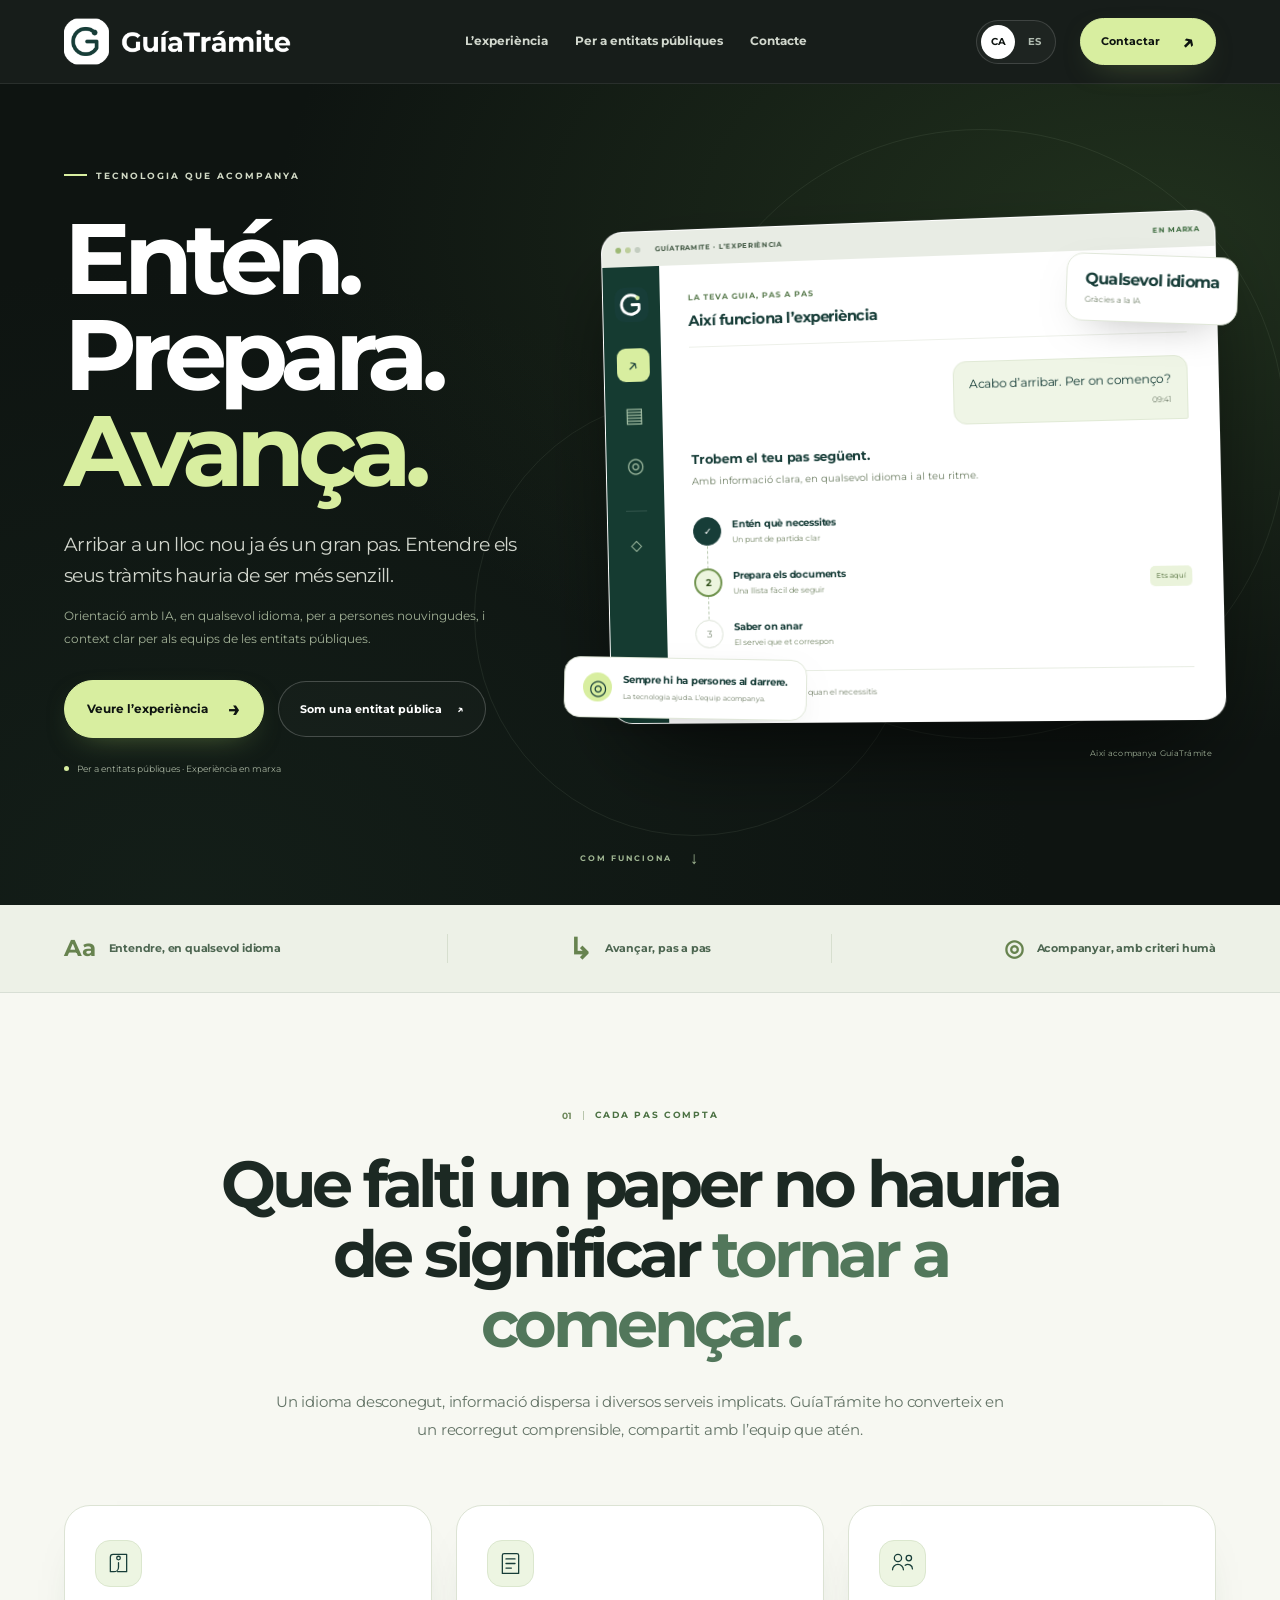
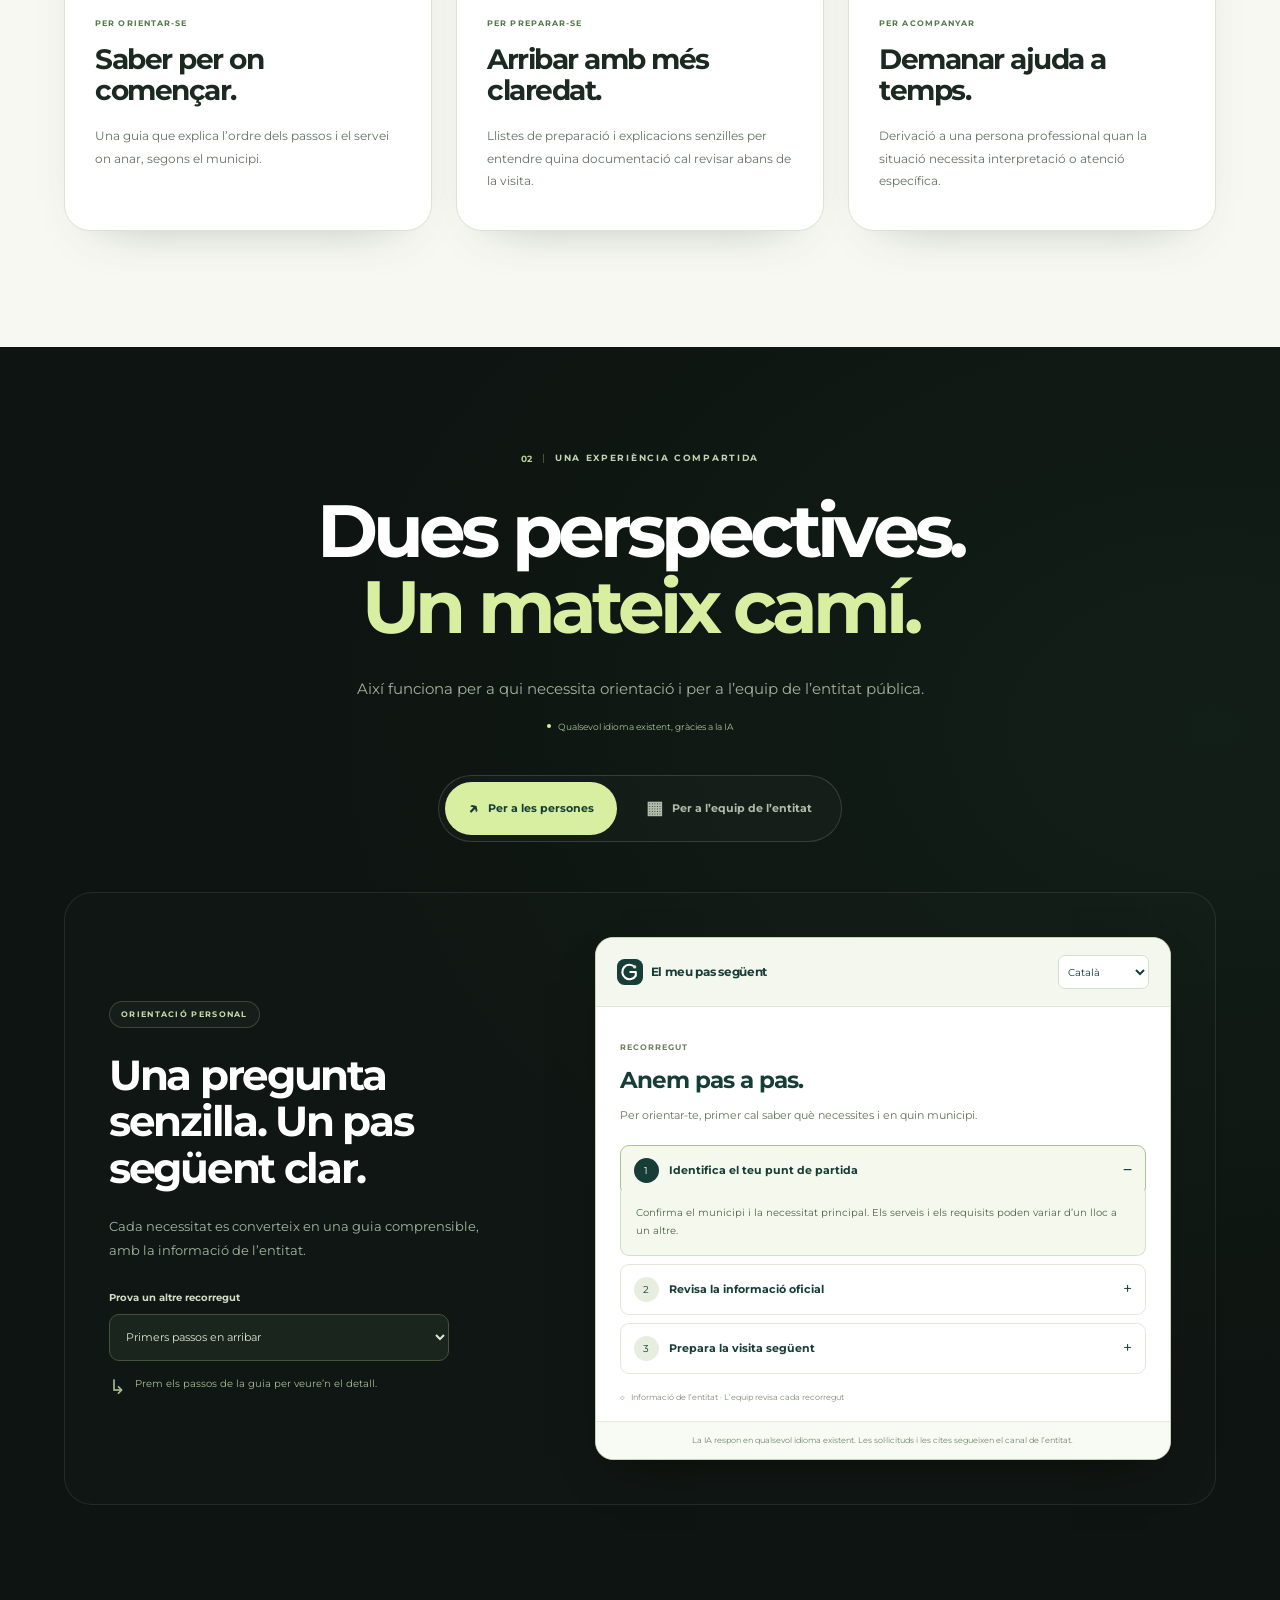
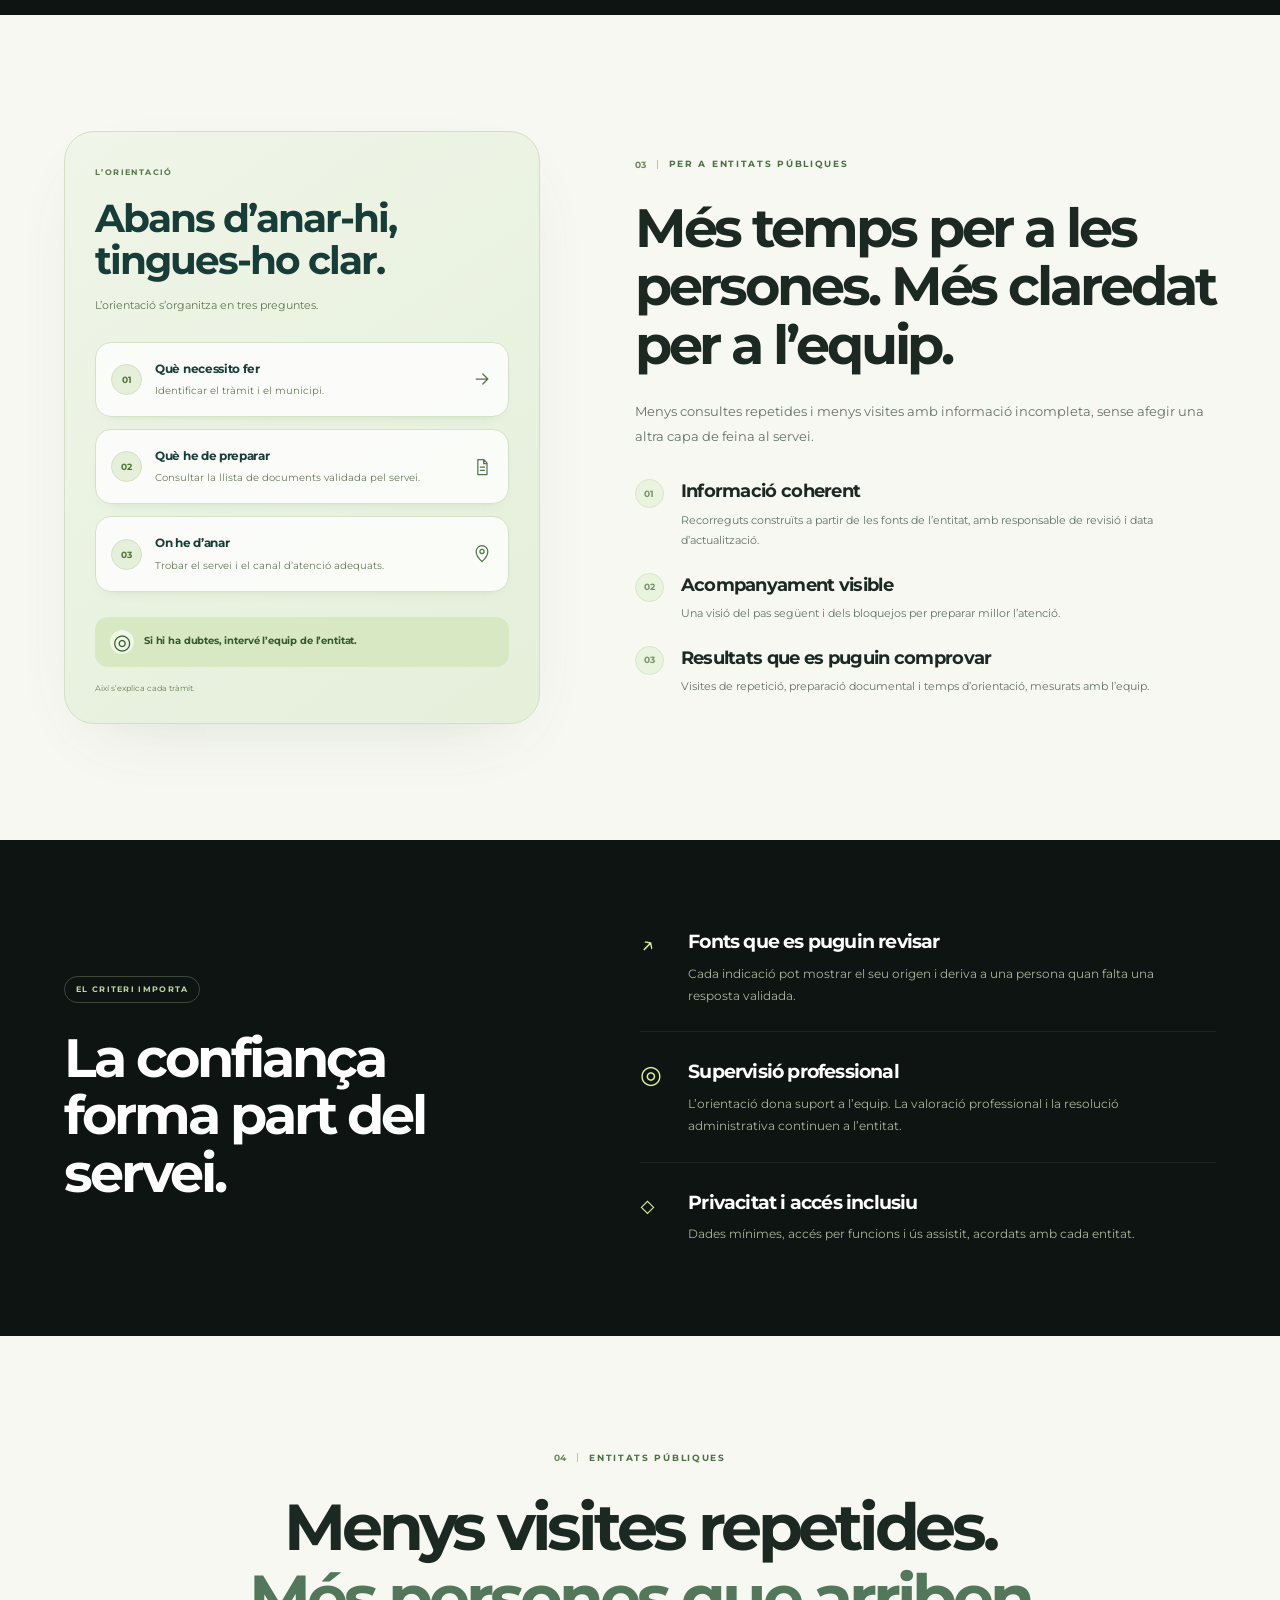
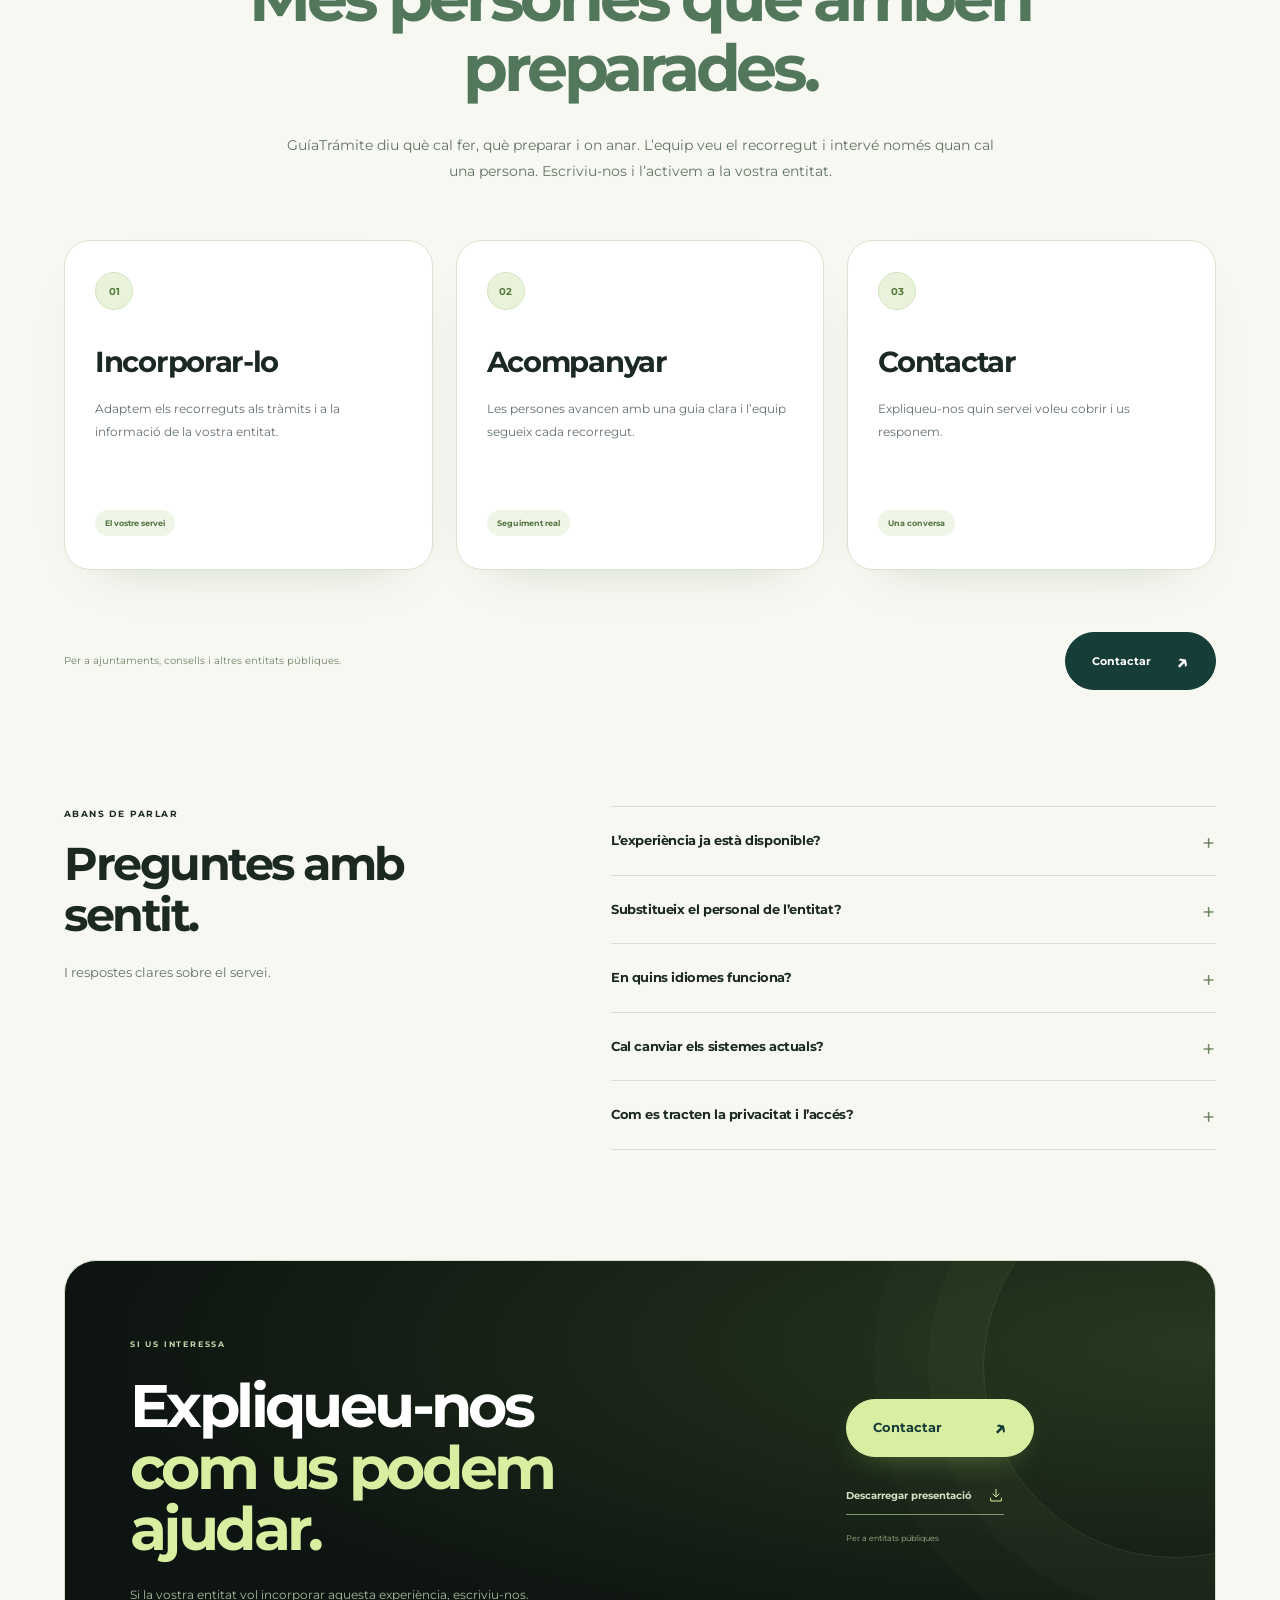
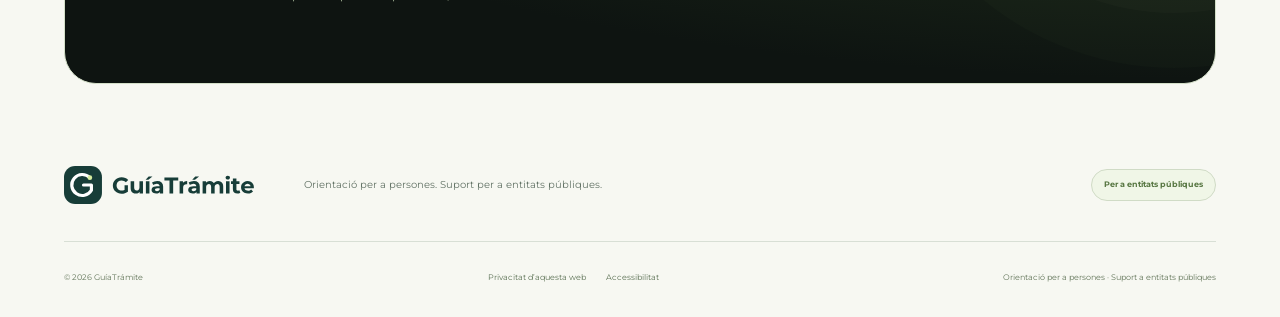
<file: web/index.html>
<!doctype html>
<html lang="ca">
<head>
  <meta charset="utf-8"><meta name="viewport" content="width=device-width,initial-scale=1">
  <meta name="theme-color" content="#0e1411">
  <title>GuíaTrámite · Cada pas, més clar</title>
  <meta name="description" content="GuíaTrámite orienta en qualsevol idioma gràcies a la IA i dona a les entitats públiques el context per acompanyar les persones. Si us interessa, contacteu amb nosaltres.">
  <meta property="og:title" content="GuíaTrámite · Cada pas, més clar"><meta property="og:description" content="Orientació per a persones. Suport per a entitats públiques."><meta property="og:type" content="website"><meta property="og:image" content="/assets/social.png"><meta property="og:locale" content="ca_ES"><meta name="twitter:card" content="summary_large_image">
  <link rel="icon" href="assets/favicon.svg" type="image/svg+xml"><link rel="apple-touch-icon" href="assets/apple-touch-icon.png">
  <link rel="preload" href="assets/montserrat-regular.woff" as="font" type="font/woff" crossorigin><link rel="preload" href="assets/montserrat-bold.woff" as="font" type="font/woff" crossorigin>
  <link rel="stylesheet" href="styles.css"><link rel="stylesheet" href="reference.css"><script src="app.js" defer></script>
</head>
<body>
<a class="skip" href="#contenido" data-i18n="skip">Saltar al contenido</a>
<header class="header"><div class="nav wrap">
  <a href="#inicio" class="brand" aria-label="GuíaTrámite inicio"><img src="assets/logo-white.png" alt="GuíaTrámite" width="370" height="80"></a>
  <nav class="desktop-nav" aria-label="Principal"><a href="#solucion" data-i18n="nav.solution">La experiencia</a><a href="#instituciones" data-i18n="nav.town">Para entidades públicas</a><a href="#contacto" data-i18n="nav.pilot">Contacto</a></nav>
  <div class="nav-actions"><div class="locale" role="group" aria-label="Idioma"><button data-lang="ca" aria-pressed="true">CA</button><span>/</span><button data-lang="es" aria-pressed="false">ES</button></div><a class="btn small nav-cta" href="#contacto"><span data-i18n="nav.demo">Contactar</span><span aria-hidden="true">↗</span></a><button class="menu-toggle" aria-expanded="false" aria-controls="mobile-nav" aria-label="Abrir menú"><svg viewBox="0 0 24 24" aria-hidden="true"><path d="M4 7h16M4 12h16M4 17h16"/></svg></button></div>
</div><nav id="mobile-nav" class="mobile-nav" aria-label="Menú móvil" hidden><a href="#solucion" data-i18n="nav.solution">La experiencia</a><a href="#instituciones" data-i18n="nav.town">Para entidades públicas</a><a href="#contacto" data-i18n="nav.pilot">Contacto</a><a href="#contacto" data-i18n="nav.demo">Contactar</a></nav></header>
<main id="contenido">
<section class="hero-stage" id="inicio"><div class="hero wrap">
  <div class="hero-copy"><div class="eyebrow"><span class="status-dot"></span><span data-i18n="hero.eyebrow">TECNOLOGÍA QUE ACOMPAÑA</span></div>
    <h1 data-i18n-html="hero.title">Entiende.<br>Prepara.<br><span class="highlight">Avanza.</span></h1>
    <p class="hero-description" data-i18n="hero.description">Llegar a un lugar nuevo ya es un gran paso. Entender sus trámites debería ser más sencillo.</p>
    <p class="hero-detail" data-i18n="hero.detail">Orientación con IA, en cualquier idioma, para personas recién llegadas, y contexto claro para los equipos de las entidades públicas.</p>
    <div class="hero-actions"><a class="btn" href="#demo"><span data-i18n="hero.cta">Ver la experiencia</span><span aria-hidden="true">→</span></a><a class="text-link" href="#contacto"><span data-i18n="hero.secondary">Soy una entidad pública</span><span aria-hidden="true">↗</span></a></div>
    <div class="project-status"><span class="tiny-outline"></span><span data-i18n="hero.status">Para entidades públicas · Experiencia en marcha</span></div>
  </div>
  <div class="hero-visual" aria-label="Ejemplo de recorrido guiado">
    <div class="orbit orbit-one" aria-hidden="true"></div><div class="orbit orbit-two" aria-hidden="true"></div>
    <div class="product-frame"><div class="product-toolbar"><div class="window-dots" aria-hidden="true"><span></span><span></span><span></span></div><span data-i18n="visual.toolbar">GUÍATRAMITE · LA EXPERIENCIA</span><span class="toolbar-example" data-i18n="visual.sample">EN MARCHA</span></div>
    <div class="product-body"><aside class="product-rail" aria-hidden="true"><img src="assets/favicon.svg" alt="" width="38" height="38"><span class="rail-item current">↗</span><span class="rail-item">▤</span><span class="rail-item">◎</span><span class="rail-separator"></span><span class="rail-item">◇</span></aside>
    <div class="journey-card"><div class="journey-heading"><div><span class="screen-kicker" data-i18n="visual.assistant">Tu guía, paso a paso</span><strong data-i18n="visual.label">Así funciona la experiencia</strong></div><span class="card-status" aria-hidden="true"></span></div>
      <div class="user-message"><span data-i18n-html="visual.question">Acabo de llegar.<br>¿Por dónde empiezo?</span><span class="bubble-time">09:41</span></div>
      <div class="guide-message"><strong data-i18n="visual.answer">Vamos a encontrar tu siguiente paso.</strong><p data-i18n="visual.answerdetail">Con información clara, en cualquier idioma y a tu ritmo.</p></div>
      <div class="journey-route"><div class="route-item"><span class="step-mark completed">✓</span><div><strong data-i18n="visual.step1">Entiende qué necesitas</strong><small data-i18n="visual.step1sub">Un punto de partida claro</small></div></div><div class="route-item"><span class="step-mark active">2</span><div><strong data-i18n="visual.step2">Prepara tus documentos</strong><small data-i18n="visual.step2sub">Una lista fácil de seguir</small></div><span class="here" data-i18n="visual.here">Estás aquí</span></div><div class="route-item"><span class="step-mark">3</span><div><strong data-i18n="visual.step3">Sabe dónde acudir</strong><small data-i18n="visual.step3sub">El servicio que te corresponde</small></div></div></div>
      <div class="card-footer"><span class="shield-icon" aria-hidden="true">◇</span><span data-i18n="visual.support">Con apoyo profesional cuando lo necesites</span></div>
    </div></div></div>
    <div class="language-float"><strong data-i18n="visual.languages">Cualquier idioma</strong><span data-i18n="visual.languagesub">Gracias a la IA</span></div>
    <div class="human-float"><span class="human-icon" aria-hidden="true">◎</span><div><strong data-i18n="visual.human">Siempre hay personas detrás.</strong><span data-i18n="visual.humansub">La tecnología ayuda. El equipo acompaña.</span></div></div>
    <span class="visual-caption" data-i18n="visual.caption">Así acompaña GuíaTrámite</span>
  </div>
</div><a class="hero-discover" href="#solucion"><span data-i18n="hero.discover">CÓMO FUNCIONA</span><span aria-hidden="true">↓</span></a></section>
<div class="promise-strip"><div class="wrap promise-grid"><div><span class="promise-icon" aria-hidden="true">Aa</span><span data-i18n="strip.1">Entender, en cualquier idioma</span></div><div><span class="promise-icon route-small" aria-hidden="true">↳</span><span data-i18n="strip.2">Avanzar, paso a paso</span></div><div><span class="promise-icon" aria-hidden="true">◎</span><span data-i18n="strip.3">Acompañar, con criterio humano</span></div></div></div>
<section class="section wrap problem" id="solucion">
  <div class="section-kicker"><span class="section-number">01</span><span data-i18n="problem.kicker">CADA PASO CUENTA</span></div>
  <div class="problem-intro"><h2 data-i18n-html="problem.title">Que falte un papel no debería significar <span class="muted">volver a empezar.</span></h2><p data-i18n="problem.description">Un idioma desconocido, información repartida y varios servicios implicados. GuíaTrámite lo convierte en un recorrido comprensible, compartido con el equipo que atiende.</p></div>
  <div class="benefits"><article><span class="benefit-icon" aria-hidden="true"><svg viewBox="0 0 32 32"><path d="M7 25V9a3 3 0 0 1 3-3h15v19H15M7 25h4a5 5 0 0 0 5-5v-5"/><circle cx="16" cy="10" r="2"/></svg></span><span class="micro" data-i18n="problem.b1label">PARA ORIENTARSE</span><h3 data-i18n="problem.b1title">Saber por dónde empezar.</h3><p data-i18n="problem.b1body">Una guía que explica el orden de los pasos y el servicio al que acudir, según el municipio.</p></article><article><span class="benefit-icon" aria-hidden="true"><svg viewBox="0 0 32 32"><path d="M10 5h13a2 2 0 0 1 2 2v20H7V7a2 2 0 0 1 2-2Z M11 11h10M11 16h10M11 21h6"/></svg></span><span class="micro" data-i18n="problem.b2label">PARA PREPARARSE</span><h3 data-i18n="problem.b2title">Llegar con más claridad.</h3><p data-i18n="problem.b2body">Listas de preparación y explicaciones sencillas para comprender qué documentación revisar antes de la visita.</p></article><article><span class="benefit-icon" aria-hidden="true"><svg viewBox="0 0 32 32"><path d="M5 23a6 6 0 0 1 12 0M19 18a5 5 0 0 1 8 4"/><circle cx="11" cy="10" r="4"/><circle cx="23" cy="10" r="3"/></svg></span><span class="micro" data-i18n="problem.b3label">PARA ACOMPAÑAR</span><h3 data-i18n="problem.b3title">Pedir ayuda a tiempo.</h3><p data-i18n="problem.b3body">Derivación a una persona profesional cuando la situación necesita interpretación o atención específica.</p></article></div>
</section>
<section class="demo-section" id="demo"><div class="wrap">
  <div class="demo-top"><div><div class="section-kicker"><span class="section-number">02</span><span data-i18n="demo.kicker">UNA EXPERIENCIA COMPARTIDA</span></div><h2 data-i18n-html="demo.title">Dos lados.<br><span class="accent">Un mismo camino.</span></h2></div><div class="demo-intro"><p data-i18n="demo.description">Así funciona para quien necesita orientación y para el equipo de la entidad pública.</p><span class="demo-notice"><span></span><span data-i18n="demo.notice">Cualquier idioma existente, gracias a la IA</span></span></div></div>
  <div class="demo-tabs" role="tablist" aria-label="Vista de la demostración"><button id="tab-person" role="tab" aria-controls="panel-person" aria-selected="true" data-view="person"><span class="tab-symbol" aria-hidden="true">↗</span><span data-i18n="demo.person">Para las personas</span></button><button id="tab-team" role="tab" aria-controls="panel-team" aria-selected="false" tabindex="-1" data-view="team"><span class="tab-symbol" aria-hidden="true">▦</span><span data-i18n="demo.team">Para el equipo de la entidad</span></button></div>
  <div id="panel-person" role="tabpanel" aria-labelledby="tab-person" class="demo-panel">
    <div class="demo-copy"><span class="pill light" data-i18n="demo.personpill">ORIENTACIÓN PERSONAL</span><h3 data-i18n-html="demo.persontitle">Una pregunta sencilla.<br>Un siguiente paso claro.</h3><p data-i18n="demo.personbody">Cada necesidad se convierte en una guía comprensible, con la información de la entidad.</p><div class="scenario"><label for="scenario" data-i18n="demo.scenario">Prueba otro recorrido</label><select id="scenario"><option value="arrival" data-i18n="scenario.arrival">Primeros pasos al llegar</option><option value="appointment" data-i18n="scenario.appointment">Preparar una visita</option><option value="help" data-i18n="scenario.help">Encontrar apoyo profesional</option></select></div><div class="inline-note"><span aria-hidden="true">↳</span><p data-i18n="demo.try">Pulsa los pasos de la guía para ver el detalle.</p></div></div>
    <div class="demo-app"><div class="app-bar"><div><img src="assets/favicon.svg" alt="" width="26" height="26"><strong data-i18n="app.title">Mi siguiente paso</strong></div><select id="demo-language" aria-label="Idioma del ejemplo"><option value="es">Español</option><option value="ca">Català</option><option value="ar">العربية</option></select></div><div id="guide-content" aria-live="polite"></div><div class="app-foot" data-i18n="app.foot">La IA responde en cualquier idioma existente. Las solicitudes y las citas siguen el canal de la entidad.</div></div>
  </div>
  <div id="panel-team" role="tabpanel" aria-labelledby="tab-team" class="demo-panel" hidden>
    <div class="demo-copy"><span class="pill light" data-i18n="demo.teampill">APOYO AL EQUIPO</span><h3 data-i18n-html="demo.teamtitle">Más contexto para<br>acompañar mejor.</h3><p data-i18n="demo.teambody">El equipo ve en qué punto está cada recorrido, qué información queda por revisar y cuándo hace falta atención profesional.</p><ul class="plain-checks"><li data-i18n="demo.team1">Seguimiento de pasos y tareas</li><li data-i18n="demo.team2">Información revisable por el equipo</li><li data-i18n="demo.team3">Accesos según la función profesional</li></ul><p class="small-note" data-i18n="demo.teamnote">El seguimiento y los accesos forman parte del trabajo del equipo.</p></div>
    <div class="team-app"><div class="team-top"><div><span class="team-dot"></span><strong data-i18n="team.title">Espacio del equipo</strong></div><span data-i18n="team.sample">SEGUIMIENTO</span></div><div class="team-label"><h4 data-i18n="team.routes">Recorridos de acompañamiento</h4><button id="queue-filter" type="button" aria-pressed="false" data-i18n="team.filter">Solo pendientes</button></div><div class="queue" id="queue"></div><div class="case-detail" id="case-detail" aria-live="polite"></div><div class="team-bottom"><span aria-hidden="true">◇</span><span data-i18n="team.foot">El profesional revisa. La decisión sigue siendo humana.</span></div></div>
  </div>
</div></section>
<section class="section wrap institutions" id="instituciones"><div class="institution-art visit-flow">
  <div class="visit-flow-heading"><span class="art-label" data-i18n="flow.label">LA ORIENTACIÓN</span><h3 data-i18n-html="flow.title">Antes de ir,<br>tenlo claro.</h3><p data-i18n="flow.intro">La orientación se organiza en tres preguntas.</p></div>
  <ol class="visit-flow-steps">
    <li><span class="flow-number" aria-hidden="true">01</span><div><strong data-i18n="flow.step1">Qué necesito hacer</strong><p data-i18n="flow.detail1">Identificar el trámite y el municipio.</p></div><svg viewBox="0 0 24 24" aria-hidden="true"><path d="M5 12h14m-6-6 6 6-6 6"/></svg></li>
    <li><span class="flow-number" aria-hidden="true">02</span><div><strong data-i18n="flow.step2">Qué debo preparar</strong><p data-i18n="flow.detail2">Consultar la lista de documentos validada por el servicio.</p></div><svg viewBox="0 0 24 24" aria-hidden="true"><path d="M7 3h7l4 4v14H7Z M14 3v5h4 M10 12h5 M10 16h5"/></svg></li>
    <li><span class="flow-number" aria-hidden="true">03</span><div><strong data-i18n="flow.step3">Dónde tengo que ir</strong><p data-i18n="flow.detail3">Encontrar el servicio y el canal de atención adecuados.</p></div><svg viewBox="0 0 24 24" aria-hidden="true"><path d="M12 21s7-6 7-12a7 7 0 1 0-14 0c0 6 7 12 7 12Z"/><circle cx="12" cy="9" r="2.5"/></svg></li>
  </ol>
  <div class="flow-human"><span aria-hidden="true">◎</span><p data-i18n="flow.support">Si hay dudas, interviene el equipo de la entidad.</p></div>
  <span class="flow-caption" data-i18n="flow.caption">Así se explica cada trámite.</span>
</div><div class="institution-copy"><div class="section-kicker"><span class="section-number">03</span><span data-i18n="town.kicker">PARA ENTIDADES PÚBLICAS</span></div><h2 data-i18n="town.title">Más tiempo para las personas. Más claridad para el equipo.</h2><p class="section-description" data-i18n="town.description">Menos consultas repetidas y menos visitas con información incompleta, sin añadir otra capa de trabajo al servicio.</p><div class="town-points"><div><span>01</span><div><h3 data-i18n="town.point1">Información coherente</h3><p data-i18n="town.body1">Recorridos construidos a partir de las fuentes de la entidad, con responsable de revisión y fecha de actualización.</p></div></div><div><span>02</span><div><h3 data-i18n="town.point2">Acompañamiento visible</h3><p data-i18n="town.body2">Una visión del siguiente paso y de los bloqueos para preparar mejor la atención.</p></div></div><div><span>03</span><div><h3 data-i18n="town.point3">Resultados que se puedan comprobar</h3><p data-i18n="town.body3">Visitas de repetición, preparación documental y tiempo de orientación, medidos con el equipo.</p></div></div></div></div></section>
<section class="trust-section"><div class="wrap trust-inner"><div class="trust-heading"><span class="pill outline" data-i18n="trust.kicker">EL CRITERIO IMPORTA</span><h2 data-i18n="trust.title">La confianza forma parte del servicio.</h2></div><div class="trust-points"><article><span aria-hidden="true">↗</span><div><h3 data-i18n="trust.t1">Fuentes que se puedan revisar</h3><p data-i18n="trust.b1">Cada indicación puede mostrar su origen y deriva a una persona cuando falta una respuesta validada.</p></div></article><article><span aria-hidden="true">◎</span><div><h3 data-i18n="trust.t2">Supervisión profesional</h3><p data-i18n="trust.b2">La orientación apoya al equipo. La valoración profesional y la resolución administrativa siguen en la entidad.</p></div></article><article><span aria-hidden="true">◇</span><div><h3 data-i18n="trust.t3">Privacidad y acceso inclusivo</h3><p data-i18n="trust.b3">Datos mínimos, acceso por funciones y uso asistido, acordados con cada entidad.</p></div></article></div></div></section>
<section class="section wrap pilot" id="contacto"><div class="section-kicker"><span class="section-number">04</span><span data-i18n="pilot.kicker">ENTIDADES PÚBLICAS</span></div><div class="pilot-heading"><h2 data-i18n-html="pilot.title">Menos visitas repetidas.<br><span class="muted">Más personas que llegan preparadas.</span></h2><p data-i18n="pilot.description">GuíaTrámite dice qué hacer, qué preparar y dónde acudir. El equipo ve el recorrido y entra solo cuando hace falta una persona. Escribidnos y lo activamos en vuestra entidad.</p></div><div class="pilot-steps"><article><span class="pilot-num">01</span><h3 data-i18n="pilot.t1">Incorporarlo</h3><p data-i18n="pilot.b1">Adaptamos los recorridos a los trámites y a la información de vuestra entidad.</p><span class="step-output" data-i18n="pilot.o1">Vuestro servicio</span></article><article><span class="pilot-num">02</span><h3 data-i18n="pilot.t2">Acompañar</h3><p data-i18n="pilot.b2">Las personas avanzan con una guía clara y el equipo sigue cada recorrido.</p><span class="step-output" data-i18n="pilot.o2">Seguimiento real</span></article><article><span class="pilot-num">03</span><h3 data-i18n="pilot.t3">Contactar</h3><p data-i18n="pilot.b3">Contadnos qué servicio queréis cubrir y os respondemos.</p><span class="step-output" data-i18n="pilot.o3">Una conversación</span></article></div><div class="pilot-bottom"><p data-i18n="pilot.time">Para ayuntamientos, consells y otras entidades públicas.</p><button class="btn" data-open="brief"><span data-i18n="pilot.cta">Contactar</span><span aria-hidden="true">↗</span></button></div></section>
<section class="faq-section wrap"><div><span class="micro" data-i18n="faq.kicker">ANTES DE HABLAR</span><h2 data-i18n="faq.title">Preguntas con sentido.</h2><p data-i18n="faq.description">Y respuestas claras sobre el proyecto.</p></div><div class="faq-list"><details><summary data-i18n="faq.q1">¿La experiencia ya está disponible?</summary><p data-i18n="faq.a1">Sí. GuíaTrámite ya orienta a las personas paso a paso y da al equipo de la entidad el seguimiento de cada recorrido. Si os interesa incorporarlo, contactad con nosotros.</p></details><details><summary data-i18n="faq.q2">¿Sustituye al personal de la entidad?</summary><p data-i18n="faq.a2">Apoya la orientación y la preparación de las visitas. La interpretación de cada caso, la valoración social y las decisiones administrativas siguen en manos de los profesionales de la entidad.</p></details><details><summary data-i18n="faq.q3">¿En qué idiomas funciona?</summary><p data-i18n="faq.a3">En cualquier idioma existente, gracias a la IA. La persona se expresa en su lengua y recibe la guía clara. Los recorridos se adaptan a los trámites de cada entidad pública.</p></details><details><summary data-i18n="faq.q4">¿Hay que cambiar los sistemas actuales?</summary><p data-i18n="faq.a4">No hace falta sustituirlos. GuíaTrámite se incorpora como la capa de orientación para las personas y de seguimiento para el equipo.</p></details><details><summary data-i18n="faq.q5">¿Cómo se tratan la privacidad y el acceso?</summary><p data-i18n="faq.a5">El acceso es por funciones y los datos se limitan a lo necesario para orientar y acompañar, de acuerdo con cada entidad.</p></details></div></section>
<section class="closing wrap"><div class="closing-inner"><div><span class="micro" data-i18n="closing.kicker">SI OS INTERESA</span><h2 data-i18n-html="closing.title">Contadnos<br><span class="accent">cómo podemos ayudaros.</span></h2><p data-i18n="closing.body">Si vuestra entidad quiere incorporar esta experiencia, escribidnos.</p></div><div class="closing-actions"><button class="btn cream" data-open="brief"><span data-i18n="closing.cta">Contactar</span><span aria-hidden="true">↗</span></button><a class="download-link" href="downloads/GuiaTramite_Propuesta_Piloto.pdf" download><span data-i18n="closing.download">Descargar presentación</span><svg viewBox="0 0 24 24" aria-hidden="true"><path d="M12 3v12m-5-5 5 5 5-5M4 16v5h16v-5"/></svg></a><span class="closing-note" data-i18n="closing.note">Para entidades públicas</span></div></div></section>
</main>
<footer class="footer wrap"><div class="footer-main"><a class="brand" href="#inicio"><img src="assets/logo.svg" alt="GuíaTrámite" width="370" height="80"></a><p data-i18n-html="footer.tagline">Orientación para personas.<br>Apoyo para instituciones.</p><span class="footer-status" data-i18n="footer.status">Para entidades públicas</span></div><div class="footer-bottom"><span>© <span id="year">2026</span> GuíaTrámite</span><div><button data-open="privacy" data-i18n="footer.privacy">Privacidad de esta web</button><button data-open="access" data-i18n="footer.access">Accesibilidad</button></div><span data-i18n="footer.note">Orientación para personas · Apoyo a entidades públicas</span></div></footer>
<dialog id="brief-dialog" aria-labelledby="brief-title"><button class="dialog-close" data-close aria-label="Cerrar">×</button><span class="pill light" data-i18n="brief.kicker">CONTACTO</span><h2 id="brief-title" data-i18n="brief.title">Escribidnos.</h2><p data-i18n="brief.intro">Contadnos qué entidad sois y qué servicio queréis cubrir. Se abre vuestro correo con el mensaje preparado.</p><form id="brief-form"><label for="organization" data-i18n="brief.org">Entidad pública</label><input id="organization" name="organization" maxlength="100" autocomplete="organization" placeholder="Vuestra entidad" required><label for="service" data-i18n="brief.service">¿Qué servicio queréis cubrir?</label><select id="service" name="service"><option value="welcome" data-i18n="brief.s1">Primera acogida</option><option value="citizen" data-i18n="brief.s2">Atención ciudadana</option><option value="social" data-i18n="brief.s3">Servicios sociales</option><option value="define" data-i18n="brief.s4">Otro servicio de la entidad</option></select><label for="priority" data-i18n="brief.priority">¿Qué queréis mejorar?</label><select id="priority" name="priority"><option value="documents" data-i18n="brief.p1">Preparación de las visitas</option><option value="language" data-i18n="brief.p2">Comprensión de la información</option><option value="tracking" data-i18n="brief.p3">Seguimiento del acompañamiento</option></select><div class="brief-output"><span data-i18n="brief.output">Os respondemos para ver cómo encaja en vuestra entidad.</span></div><button class="btn" type="submit"><span data-i18n="brief.download">Enviar mensaje</span><span aria-hidden="true">↗</span></button><p id="brief-result" role="status"></p></form></dialog>
<dialog id="info-dialog" aria-labelledby="info-title"><button class="dialog-close" data-close aria-label="Cerrar">×</button><h2 id="info-title"></h2><div id="info-content"></div></dialog>
<noscript><p class="noscript">GuíaTrámite orienta a las personas y acompaña a las entidades públicas. Para contactar, escribid a victor.sancho.coma@gmail.com.</p></noscript>
</body></html>
</file>
<file: web/styles.css>
@font-face{font-family:Guide;src:url('assets/guide-regular.woff') format('woff');font-weight:400;font-display:swap}@font-face{font-family:Guide;src:url('assets/guide-bold.woff') format('woff');font-weight:600 900;font-display:swap}
:root{--ink:#173d38;--text:#24413b;--muted:#637366;--paper:#f7f8f2;--lime:#d8eea0;--line:#d8dfd5;--white:#fff;--sage:#eaf0e5;--radius:18px}*{box-sizing:border-box}html{scroll-behavior:smooth;scroll-padding-top:100px}body{margin:0;background:var(--paper);color:var(--ink);font-family:Guide,Arial,sans-serif;font-size:17px;line-height:1.5;-webkit-font-smoothing:antialiased}a{color:inherit;text-decoration:none}button,input,select{font:inherit}button,a,input,select,summary{-webkit-tap-highlight-color:transparent}button{cursor:pointer}button:disabled{cursor:default}a:focus-visible,button:focus-visible,summary:focus-visible,input:focus-visible,select:focus-visible{outline:3px solid #4c7631;outline-offset:5px}button{color:inherit}button,select,input{border-radius:0}img{display:block;max-width:100%;height:auto}h1,h2,h3,h4,p{margin:0}h1,h2,h3,h4{font-weight:700}h1{font-size:clamp(48px,5.5vw,78px);line-height:1.035;letter-spacing:-3.3px}h2{font-size:clamp(36px,3.8vw,51px);line-height:1.1;letter-spacing:-1.8px}h3{font-size:24px;line-height:1.2;letter-spacing:-.5px}.wrap{width:calc(100% - 112px);max-width:1280px;margin:0 auto}.header{position:sticky;top:0;background:rgba(247,248,242,.96);border-bottom:1px solid rgba(216,223,213,.7);z-index:30;backdrop-filter:blur(15px)}.nav{height:92px;display:flex;align-items:center;justify-content:space-between;gap:30px}.brand{display:inline-flex;align-items:center;flex-shrink:0}.brand img{width:232px;height:auto;aspect-ratio:370/80;object-fit:contain}.desktop-nav{display:flex;gap:30px;font-size:15px}.desktop-nav a{padding:10px 0}.desktop-nav a:hover{color:#528141}.nav-actions{display:flex;align-items:center;gap:26px}.locale{display:flex;gap:8px;align-items:center;font-size:13px}.locale span{color:#adb6aa}.locale button{padding:7px 3px;background:none;border:0;color:var(--muted);min-height:44px}.locale button[aria-pressed=true]{font-weight:700;color:var(--ink)}.btn{display:inline-flex;align-items:center;justify-content:center;gap:26px;background:var(--ink);color:white;min-height:57px;padding:15px 24px;border-radius:8px;border:1px solid var(--ink);font-size:16px;font-weight:700;transition:background .15s,transform .15s}.btn:hover{background:#28574a;transform:translateY(-2px)}.btn span:last-child{font-size:22px;line-height:1}.btn.small{min-height:45px;padding:10px 17px;font-size:14px;gap:23px}.menu-toggle{display:none;background:none;border:0;width:44px;height:44px;padding:9px}.menu-toggle svg{stroke:var(--ink);stroke-width:1.5;fill:none}.mobile-nav[hidden]{display:none}.skip{position:fixed;top:-100px;left:15px;z-index:100;background:var(--ink);color:white;padding:12px 20px}.skip:focus{top:10px}.hero{display:grid;grid-template-columns:1.04fr 1fr;gap:40px;align-items:center;padding-top:78px;padding-bottom:76px;min-height:735px}.eyebrow{display:flex;align-items:center;gap:9px;font-size:12px;font-weight:700;letter-spacing:1.8px;margin-bottom:25px}.status-dot{width:7px;height:7px;border-radius:50%;background:#478956;box-shadow:0 0 0 4px #e5eddb}.highlight{position:relative;white-space:nowrap;z-index:0}.highlight:after{content:"";position:absolute;left:0;right:0;bottom:4px;height:.22em;background:var(--lime);z-index:-1;transform:rotate(-1.2deg)}.hero-description{font-size:22px;line-height:1.4;max-width:485px;margin-top:29px;color:#38534b}.hero-detail{font-size:17px;line-height:1.55;max-width:470px;margin-top:15px;color:var(--muted)}.hero-actions{display:flex;gap:25px;align-items:center;flex-wrap:wrap;margin-top:32px}.text-link{display:inline-flex;gap:12px;align-items:center;font-size:15px;font-weight:700;border-bottom:1px solid #bac6b7;padding:8px 0}.text-link:hover{border-color:var(--ink)}.project-status{font-size:12px;color:var(--muted);display:flex;gap:8px;align-items:center;margin-top:25px}.tiny-outline{width:7px;height:7px;border:1px solid var(--muted);border-radius:50%;flex-shrink:0}.hero-visual{position:relative;padding:42px 21px 43px 25px;min-width:0}.visual-dots{position:absolute;inset:0;background-image:radial-gradient(#cad4c5 1px,transparent 1px);background-size:18px 18px;opacity:.7;mask-image:linear-gradient(70deg,transparent,#000)}.orbit{position:absolute;width:340px;height:340px;right:-8px;top:45px;border-radius:50%;background:var(--lime);opacity:.54}.journey-card{position:relative;background:#fff;border:1px solid #e4e9de;border-radius:20px;padding:24px;box-shadow:0 18px 70px -35px #4a665c63;transform:rotate(-1.7deg);width:100%;max-width:460px;margin:auto;z-index:2}.journey-heading{display:flex;align-items:center;gap:10px;padding-bottom:20px;border-bottom:1px solid #edf0e9}.journey-heading strong{display:block;font-size:15px}.journey-heading span{display:block;font-size:11px;color:var(--muted);margin-top:2px}.journey-heading .card-status{margin-left:auto;width:7px;height:7px;border-radius:50%;background:#88a96c}.user-message{background:var(--sage);width:max-content;max-width:86%;border-radius:13px 13px 2px 13px;margin:22px 0 18px auto;padding:13px 17px;font-size:14px;line-height:1.45;display:flex;flex-direction:column}.bubble-time{font-size:9px;text-align:right;color:#75816f;margin-top:5px}.guide-message strong{font-size:15px}.guide-message p{font-size:12px;color:var(--muted);margin:6px 0 17px}.journey-route{display:flex;flex-direction:column;gap:5px;position:relative}.journey-route:before{content:"";position:absolute;top:25px;bottom:25px;left:15px;border-left:1px dashed #b8c8af}.route-item{position:relative;display:flex;align-items:center;gap:11px;padding:11px 0}.step-mark{width:31px;height:31px;display:flex;align-items:center;justify-content:center;border:1px solid #dbe2d6;border-radius:50%;background:white;font-size:12px;flex-shrink:0;color:#83917c}.step-mark.completed{background:var(--ink);border-color:var(--ink);color:white}.step-mark.active{border:2px solid var(--ink);color:var(--ink);background:#eff6df;font-weight:700}.route-item strong{display:block;font-size:13px}.route-item small{font-size:11px;display:block;color:var(--muted);margin-top:2px}.here{margin-left:auto;background:#edf3e2;border-radius:4px;font-size:9px;padding:3px 6px;white-space:nowrap}.card-footer{display:flex;align-items:center;gap:7px;border-top:1px solid #e8ede3;margin-top:12px;padding-top:14px;color:var(--muted);font-size:10px}.shield-icon{font-size:18px;line-height:1}.language-float{position:absolute;z-index:3;right:0;top:8px;background:#fff;border:1px solid #e2e8da;border-radius:9px;box-shadow:0 6px 22px -15px #47654c66;padding:11px 16px;display:flex;align-items:center;gap:14px;font-size:13px;transform:rotate(3deg)}.mini-globe{font-size:22px}.language-float span:nth-last-child(2){font-family:Arial,sans-serif;font-size:14px}.human-float{display:flex;align-items:center;gap:10px;position:absolute;left:-5px;bottom:18px;z-index:4;background:var(--ink);border-radius:10px;color:#fff;padding:16px 22px;transform:rotate(2deg);box-shadow:0 9px 25px -18px #143a38}.human-float strong{display:block;font-size:12px}.human-float div>span{display:block;font-size:10px;color:#c0d3c6;margin-top:3px}.people-symbol{position:relative;width:33px;height:31px;display:flex;align-items:end}.people-symbol span{position:relative;width:17px;height:15px;border:1.5px solid var(--lime);border-radius:10px 10px 2px 2px;margin-right:-1px}.people-symbol span:before{content:"";position:absolute;top:-11px;left:4px;border:1.5px solid var(--lime);width:7px;height:7px;border-radius:50%}.people-symbol span:last-child{transform:scale(.8);opacity:.65}.visual-caption{position:absolute;right:20px;bottom:-7px;font-size:10px;letter-spacing:.2px;color:#7a8775}.promise-strip{border-top:1px solid var(--line);border-bottom:1px solid var(--line);background:#eff3e9}.promise-grid{display:grid;grid-template-columns:repeat(3,1fr);padding:25px 0}.promise-grid>div{display:flex;align-items:center;justify-content:center;gap:14px;font-size:15px;border-right:1px solid #d7dfcf}.promise-grid>div:first-child{justify-content:flex-start}.promise-grid>div:last-child{border:0;justify-content:flex-end}.promise-icon{font-size:24px;font-weight:700;line-height:1;color:#4f715d}.route-small{font-size:31px}.section{padding-top:112px;padding-bottom:112px}.section-kicker{display:flex;gap:13px;align-items:center;font-size:11px;letter-spacing:1.6px;font-weight:700;margin-bottom:27px}.section-number{display:flex;align-items:center;justify-content:center;width:26px;height:26px;border:1px solid #c4d0bc;border-radius:50%;font-size:10px;letter-spacing:0}.problem-intro{display:grid;grid-template-columns:1.25fr 1fr;gap:90px;align-items:center}.problem-intro h2{max-width:630px}.muted{color:#8a9a86}.problem-intro>p{color:var(--muted);font-size:18px;line-height:1.65}.benefits{margin-top:62px;display:grid;grid-template-columns:repeat(3,1fr);gap:38px}.benefits article{padding:0 30px 0 0;border-right:1px solid var(--line)}.benefits article:last-child{border:0}.benefit-icon{display:flex;align-items:center;justify-content:center;width:52px;height:52px;background:#ebf0e2;border:1px solid #dfe7d5;border-radius:14px;margin-bottom:23px}.benefit-icon svg{width:31px;height:31px;fill:none;stroke:var(--ink);stroke-width:1.4;stroke-linecap:round;stroke-linejoin:round}.micro{display:block;font-size:10px;letter-spacing:1.3px;font-weight:700}.benefits .micro{color:#718568;margin-bottom:13px}.benefits h3{font-size:24px;margin-bottom:14px}.benefits p{font-size:16px;line-height:1.65;color:var(--muted)}.demo-section{background:#eaf0e5;padding:90px 0 95px}.demo-top{display:flex;justify-content:space-between;align-items:end;gap:60px}.demo-intro{max-width:420px;align-self:end;padding-bottom:4px}.demo-intro p{font-size:18px;line-height:1.6;color:#556d5c}.demo-notice{display:flex;gap:7px;align-items:center;font-size:11px;color:#51694e;margin-top:15px}.demo-notice>span:first-child{width:5px;height:5px;border-radius:50%;background:#6d9151;flex-shrink:0}.demo-tabs{display:flex;gap:10px;border-bottom:1px solid #c9d6c2;margin-top:42px}.demo-tabs button{display:flex;align-items:center;gap:9px;background:none;border:none;border-bottom:3px solid transparent;padding:17px 20px 16px;font-size:15px;position:relative;bottom:-1px}.demo-tabs button[aria-selected=true]{border-bottom-color:var(--ink);font-weight:700}.tab-symbol{font-size:21px}.demo-panel{display:grid;grid-template-columns:.9fr 1.1fr;gap:78px;align-items:center;padding-top:43px}.demo-panel[hidden]{display:none}.pill{display:inline-block;font-size:10px;letter-spacing:1.2px;padding:6px 10px;border-radius:5px;font-weight:700}.pill.light{background:#dde7d5;color:#41603d}.demo-copy h3{font-size:35px;line-height:1.14;letter-spacing:-1.1px;margin-top:18px}.demo-copy>p{color:#596e5e;font-size:16px;line-height:1.65;margin-top:18px}.scenario{margin-top:29px;max-width:345px}.scenario label{display:block;font-size:12px;font-weight:700;margin-bottom:8px}select{appearance:auto;background:#fff;color:var(--ink);border:1px solid #cbd5c5;min-height:47px;padding:9px 34px 9px 12px;font-size:14px;width:100%;border-radius:7px}.inline-note{display:flex;gap:9px;color:#687e62;font-size:12px;margin-top:14px}.inline-note>span{font-size:19px;line-height:1.1}.demo-app{background:#fff;border:1px solid #d2ddcb;border-radius:15px;box-shadow:0 15px 50px -38px #385b33;overflow:hidden;min-height:475px}.app-bar{padding:17px 21px;display:flex;align-items:center;justify-content:space-between;border-bottom:1px solid #e6ecdf;gap:12px}.app-bar>div{display:flex;align-items:center;gap:8px;font-size:14px}.app-bar select{min-height:34px;width:96px;padding:5px 5px;font-size:11px;border:1px solid #d4dfcc}.guide-body{padding:26px 25px 17px;min-height:371px}.guide-eyebrow{font-size:10px;letter-spacing:1px;color:#6c805d}.guide-body h4{font-size:22px;letter-spacing:-.4px;margin:7px 0 9px}.guide-body>p{font-size:13px;color:#63765b;line-height:1.5;margin-bottom:20px}.guide-step{display:flex;align-items:center;text-align:left;width:100%;gap:12px;border:1px solid #e1e7db;background:#fff;padding:12px 13px;border-radius:8px;margin-top:8px;font-size:13px;transition:background .2s}.guide-step:hover{background:#f3f7ed}.guide-step[aria-expanded=true]{border-color:#abc192;background:#f4f8ed}.guide-step>span:first-child{width:24px;height:24px;border-radius:50%;background:#e7eedf;display:flex;align-items:center;justify-content:center;font-size:11px;flex-shrink:0}.guide-step[aria-expanded=true]>span:first-child{background:var(--ink);color:#fff}.guide-step>span:last-child{margin-left:auto;font-size:16px}.guide-detail{background:#f4f8ed;border:1px solid #d3dfc7;border-top:0;border-radius:0 0 7px 7px;padding:10px 15px;font-size:12px;line-height:1.55;color:#50664a;margin-top:-4px}.guide-source{font-size:10px;margin-top:15px;color:#7b8c71;display:flex;gap:6px}.app-foot{font-size:10px;text-align:center;color:#738568;background:#f8faf4;padding:12px;border-top:1px solid #e4ebdd}.plain-checks{list-style:none;margin:23px 0 0;padding:0;font-size:14px;display:grid;gap:12px}.plain-checks li:before{content:'✓';color:#50723c;margin-right:10px}.demo-copy .small-note{font-size:12px;line-height:1.5}.team-app{background:#fff;border-radius:15px;border:1px solid #c9d6c2;overflow:hidden;min-height:475px}.team-top{background:var(--ink);color:white;display:flex;align-items:center;justify-content:space-between;padding:19px 20px;font-size:13px;gap:15px}.team-top>div{display:flex;align-items:center;gap:8px}.team-top>span{font-size:8px;letter-spacing:1px;color:#ccdec9}.team-dot{width:7px;height:7px;border-radius:50%;background:var(--lime)}.team-label{padding:23px 20px 15px;display:flex;justify-content:space-between;align-items:center;gap:15px}.team-label h4{font-size:15px}.team-label button{font-size:10px;min-height:34px;border:1px solid #cfd9c7;border-radius:5px;padding:5px 8px;background:#f3f7ee}.team-label button[aria-pressed=true]{background:var(--ink);color:#fff}.queue{padding:0 20px}.queue-row{display:grid;grid-template-columns:1fr auto;align-items:center;gap:10px;padding:12px;text-align:left;width:100%;border:0;border-top:1px solid #e2e8db;background:white}.queue-row[aria-pressed=true]{background:#f0f5e9;box-shadow:inset 3px 0 0 #7e9b62}.queue-row strong{display:block;font-size:12px}.queue-row small{font-size:10px;color:#718466}.queue-status{font-size:9px;padding:4px 7px;border-radius:4px;background:#e6efda;color:#546e3b}.queue-status.pending{color:#825e2a;background:#f8eddb}.case-detail{margin:15px 20px 18px;padding:13px;background:#f6f8f1;border:1px solid #dfe7d6;border-radius:7px;font-size:11px;color:#617456}.case-detail strong{display:block;color:var(--ink);margin-bottom:5px;font-size:12px}.team-bottom{padding:12px 20px;display:flex;align-items:center;justify-content:center;gap:8px;font-size:10px;color:#718364;border-top:1px solid #e2e8dc}.institutions{display:grid;grid-template-columns:.9fr 1.1fr;gap:100px;align-items:center}.institution-art{background:#e8eee0;border-radius:20px;overflow:hidden;position:relative;padding:33px 30px 35px;min-height:510px;display:flex;flex-direction:column;justify-content:space-between}.art-label{font-size:9px;letter-spacing:1.3px;color:#66805b;max-width:230px}.institution-art svg{width:calc(100% + 45px);margin-left:-38px;max-width:none;fill:#d3e4b9;overflow:visible}.art-path{fill:none;stroke:#aec59a;stroke-width:3}.institution-art .art-gate{fill:var(--ink)}.institution-art .art-door{fill:none;stroke:var(--lime);stroke-width:6;stroke-linecap:round;stroke-linejoin:round}.institution-art .art-point{fill:var(--lime)}.art-foot>span{font-size:14px;display:block;color:#61765a}.art-foot strong{font-size:21px;display:block;letter-spacing:-.5px;margin-top:5px}.institution-copy h2{font-size:43px;line-height:1.15}.section-description{font-size:17px;line-height:1.65;color:var(--muted);margin-top:20px}.town-points{display:grid;gap:20px;margin-top:31px}.town-points>div{display:flex;gap:18px}.town-points>div>span{font-size:11px;color:#779469;border:1px solid #cedac4;width:29px;height:29px;border-radius:50%;display:flex;align-items:center;justify-content:center;flex-shrink:0}.town-points h3{font-size:18px;letter-spacing:-.1px;margin:2px 0 6px}.town-points p{font-size:14px;line-height:1.6;color:var(--muted)}.trust-section{background:var(--ink);color:#fff;padding:70px 0}.trust-inner{display:grid;grid-template-columns:.85fr 1.15fr;gap:130px}.pill.outline{border:1px solid #587266;color:#d4e5c3;background:none}.trust-heading h2{font-size:40px;line-height:1.18;margin-top:25px}.trust-points{display:grid;gap:25px}.trust-points article{display:flex;gap:16px}.trust-points article>span{font-size:27px;line-height:1.15;color:var(--lime);min-width:25px}.trust-points h3{font-size:18px;letter-spacing:0;margin:0 0 6px}.trust-points p{font-size:14px;line-height:1.65;color:#b9cabe;max-width:470px}.pilot-heading{display:grid;grid-template-columns:1.2fr 1fr;gap:100px;align-items:end}.pilot-heading>p{font-size:17px;line-height:1.7;color:var(--muted)}.pilot-steps{display:grid;grid-template-columns:repeat(3,1fr);gap:35px;margin-top:55px}.pilot-steps article{border-top:1px solid #b7c6ac;padding-top:20px}.pilot-num{font-size:11px;color:#778d69;display:block;margin-bottom:22px}.pilot-steps h3{font-size:26px;margin-bottom:12px}.pilot-steps p{font-size:15px;line-height:1.65;color:var(--muted);max-width:345px;min-height:77px}.step-output{display:inline-flex;background:#ebf0e3;color:#526b43;font-size:11px;border-radius:4px;padding:6px 9px;margin-top:21px}.pilot-bottom{display:flex;justify-content:space-between;align-items:center;gap:70px;margin-top:42px;padding-top:27px;border-top:1px solid var(--line)}.pilot-bottom p{font-size:13px;color:#718365;max-width:460px}.pilot-bottom .btn{font-size:14px;flex-shrink:0}.faq-section{padding:0 0 95px;display:grid;grid-template-columns:.85fr 1.15fr;gap:110px}.faq-section h2{font-size:35px;margin-top:15px}.faq-section>div>p{font-size:16px;color:var(--muted);margin-top:15px}.faq-list details{border-top:1px solid var(--line)}.faq-list details:last-child{border-bottom:1px solid var(--line)}.faq-list summary{position:relative;font-size:16px;font-weight:700;padding:21px 32px 21px 0;cursor:pointer;list-style:none}.faq-list summary::-webkit-details-marker{display:none}.faq-list summary:after{content:'+';font-size:22px;font-weight:400;position:absolute;right:1px;top:15px;color:#6d865f}.faq-list details[open] summary:after{content:'−'}.faq-list details p{font-size:14px;line-height:1.7;color:var(--muted);padding:0 22px 22px 0}.closing{margin-bottom:80px}.closing-inner{background:var(--ink);border-radius:20px;padding:55px 58px;display:grid;grid-template-columns:1.2fr 1fr;gap:50px;align-items:center;position:relative;overflow:hidden;color:white}.closing-inner:after{content:"";width:280px;height:280px;position:absolute;right:-190px;top:-60px;border-radius:50%;border:1px solid #466959;box-shadow:0 0 0 32px #46695933,0 0 0 64px #46695922;pointer-events:none}.closing .micro{color:#c1d6ae;margin-bottom:20px}.closing h2{font-size:45px;line-height:1.08}.closing p{font-size:15px;color:#bfcebf;margin-top:22px}.closing-actions{display:flex;flex-direction:column;align-items:flex-start;justify-self:center;position:relative;z-index:1}.btn.cream{background:var(--lime);color:var(--ink);border-color:var(--lime);gap:65px}.btn.cream:hover{background:#e4f4bd}.download-link{display:flex;gap:15px;align-items:center;margin-top:20px;font-size:13px;border-bottom:1px solid #6a8270;padding:7px 0}.download-link svg{width:17px;height:17px;fill:none;stroke:#c6d9b7;stroke-width:1.5}.closing-note{font-size:10px;color:#afc3ae;margin-top:15px}.footer{padding-bottom:25px}.footer-main{display:flex;align-items:center;gap:45px;padding-bottom:35px}.footer-main>p{font-size:12px;color:var(--muted);line-height:1.55}.footer-status{margin-left:auto;font-size:11px;border:1px solid #d0dbc6;padding:6px 11px;border-radius:20px;color:#61785a}.footer-bottom{border-top:1px solid var(--line);display:flex;justify-content:space-between;align-items:center;padding-top:21px;font-size:10px;color:#78876e;gap:18px}.footer-bottom>div{display:flex;gap:20px}.footer-bottom button{background:none;border:0;padding:5px 0;font-size:10px;color:#5b7154}.footer-bottom button:hover{text-decoration:underline}dialog{border:1px solid #d3deca;border-radius:17px;padding:35px;max-width:540px;width:calc(100% - 32px);max-height:90dvh;overflow:auto;color:var(--ink);background:var(--paper);box-shadow:0 30px 150px #173d3844}dialog::backdrop{background:#142d286e;backdrop-filter:blur(4px)}.dialog-close{position:absolute;right:15px;top:10px;width:40px;height:40px;background:none;border:0;font-size:28px;font-weight:400;color:#68805d}dialog .pill{margin-bottom:17px}dialog h2{font-size:32px;letter-spacing:-.8px;padding-right:12px}dialog p{font-size:14px;line-height:1.6;color:var(--muted);margin-top:15px}dialog form{margin-top:22px}dialog label{display:block;font-size:12px;font-weight:700;margin:16px 0 7px}dialog input{display:block;width:100%;padding:12px;border:1px solid #c5d2bb;border-radius:6px;background:#fff;color:var(--ink);font-size:14px}dialog select{font-size:14px}.brief-output{font-size:12px;line-height:1.6;padding:13px;background:#edf2e4;border-radius:7px;margin:22px 0}dialog .btn{width:100%;font-size:14px;justify-content:space-between}#brief-result{font-size:12px;color:#42663a}#info-content p{font-size:14px}#info-content ul{font-size:14px;color:var(--muted);line-height:1.6;padding-left:20px}.noscript{background:#e8eddc;padding:20px;text-align:center;font-size:14px}
@media(min-width:1450px){.hero{padding-top:90px;padding-bottom:95px;gap:70px}.hero-visual{padding-left:28px;padding-right:28px}.journey-card{max-width:460px}.hero h1{font-size:78px}}
@media(max-width:1150px){.wrap{width:calc(100% - 64px)}.desktop-nav{gap:20px;font-size:14px}.brand img{width:187px}.nav-actions{gap:17px}.hero{gap:20px;min-height:665px;padding-top:65px;padding-bottom:65px}h1{font-size:60px;letter-spacing:-2.5px}.hero-description{font-size:21px}.hero-visual{padding:40px 10px}.journey-card{padding:20px}.human-float{left:0;padding:14px}.here{display:none}.hero-actions{gap:15px}.hero-actions .btn{font-size:14px;gap:15px;padding:14px 18px}.hero-actions .text-link{font-size:13px}.problem-intro{gap:55px}.demo-panel{gap:40px}.institutions{gap:55px}.institution-copy h2{font-size:39px}.trust-inner{gap:80px}.pilot-heading{gap:65px}.faq-section{gap:65px}.closing-inner{padding:45px;gap:40px}.closing h2{font-size:40px}.team-label h4{font-size:13px}.team-top{padding:16px}.team-top>span{font-size:7px}}
@media(max-width:900px){.desktop-nav{display:none}.hero{grid-template-columns:1fr 1fr}.hero h1{font-size:51px;letter-spacing:-2px}.hero-description{font-size:19px}.hero-detail{font-size:15px}.hero-actions{align-items:flex-start;flex-direction:column;gap:13px}.hero-visual{padding:40px 0}.journey-card{padding:17px}.journey-heading strong{font-size:13px}.route-item strong{font-size:11px}.route-item small{font-size:10px}.guide-message strong{font-size:13px}.guide-message p{font-size:11px}.language-float{right:-7px;font-size:11px;gap:10px}.human-float{left:-17px;bottom:14px}.human-float strong{font-size:10px}.human-float div>span{font-size:9px}.project-status{font-size:10px}.promise-grid>div{font-size:12px;gap:9px}.problem-intro{grid-template-columns:1.2fr 1fr;gap:35px}.problem-intro h2{font-size:37px}.problem-intro p{font-size:16px}.benefits{gap:24px}.benefits article{padding-right:20px}.benefits h3{font-size:21px}.benefits p{font-size:14px}.section{padding-top:85px;padding-bottom:85px}.demo-top{gap:50px}.demo-intro{max-width:330px}.demo-intro p{font-size:16px}.demo-notice{font-size:10px}.demo-panel{grid-template-columns:.9fr 1.1fr;gap:30px}.demo-copy h3{font-size:29px}.demo-copy>p{font-size:14px}.demo-copy .pill{font-size:9px}.guide-body{padding:23px 17px 16px}.guide-body h4{font-size:20px}.guide-step{font-size:12px;padding:12px 10px}.app-bar{padding:16px}.app-bar>div{font-size:12px}.app-bar select{width:83px;font-size:10px}.institutions{gap:40px}.institution-copy h2{font-size:33px}.institution-art{min-height:470px;padding:25px}.art-foot strong{font-size:18px}.section-description{font-size:15px}.town-points h3{font-size:16px}.town-points p{font-size:13px}.trust-inner{gap:60px}.trust-heading h2{font-size:34px}.trust-points p{font-size:13px}.trust-points h3{font-size:16px}.pilot-heading{gap:40px}.pilot-heading h2{font-size:38px}.pilot-heading p{font-size:15px}.pilot-steps{gap:23px}.pilot-steps h3{font-size:23px}.pilot-steps p{font-size:14px;min-height:100px}.pilot-bottom{gap:40px}.pilot-bottom p{font-size:11px}.pilot-bottom .btn{font-size:12px;padding:13px 16px;gap:16px}.faq-section{gap:45px;padding-bottom:80px}.faq-section h2{font-size:30px}.faq-list summary{font-size:14px}.closing-inner{padding:38px 33px;gap:25px}.closing h2{font-size:36px}.closing p{font-size:13px}.closing-actions .btn{font-size:13px;gap:30px}.download-link{font-size:11px}.closing-note{font-size:9px}.footer-main{gap:30px}.footer-main .brand img{width:170px}.footer-bottom{flex-wrap:wrap}.footer-bottom>span:last-child{margin-left:auto}.team-top>div{font-size:11px}.team-top>span{font-size:6px}.team-label{padding:19px 14px 12px;gap:8px}.team-label h4{font-size:12px}.queue{padding:0 14px}.case-detail{margin-left:14px;margin-right:14px}.team-bottom{font-size:9px;padding:12px}}
@media(max-width:680px){html{scroll-padding-top:82px}.wrap{width:calc(100% - 40px)}.nav{height:78px;gap:12px}.brand img{width:175px}.nav-actions{gap:13px}.nav-cta{display:none}.locale{gap:6px;font-size:12px}.menu-toggle{display:block}.mobile-nav:not([hidden]){display:flex;flex-direction:column;gap:1px;padding:6px 20px 18px;border-top:1px solid var(--line)}.mobile-nav a{padding:12px 8px;font-size:15px}.hero{grid-template-columns:1fr;padding-top:45px;padding-bottom:45px;gap:31px;min-height:0}.hero h1{font-size:clamp(45px,11.6vw,66px);letter-spacing:-2.1px;max-width:550px;line-height:1.04}.eyebrow{font-size:10px;letter-spacing:1.6px;margin-bottom:22px}.hero-description{font-size:20px;max-width:440px;margin-top:24px}.hero-detail{font-size:16px;max-width:440px;margin-top:14px}.hero-actions{flex-direction:row;align-items:center;gap:21px;margin-top:28px}.hero-actions .btn{font-size:14px;min-height:53px;padding:13px 17px;gap:20px}.hero-actions .text-link{font-size:13px;gap:7px}.project-status{font-size:10px;line-height:1.5;margin-top:21px;max-width:350px}.hero-visual{padding:35px 13px 41px;max-width:470px;width:100%;margin:auto}.journey-card{max-width:390px;padding:21px}.journey-heading strong{font-size:14px}.journey-heading span{font-size:10px}.user-message{font-size:13px;margin-top:20px}.guide-message strong{font-size:14px}.guide-message p{font-size:11px}.route-item strong{font-size:12px}.route-item small{font-size:10px}.here{display:block;font-size:8px}.language-float{top:1px;right:2px;font-size:12px;padding:8px 13px;gap:13px}.human-float{left:0;bottom:17px;padding:13px 17px}.human-float strong{font-size:11px}.human-float div>span{font-size:9px}.visual-caption{font-size:9px;bottom:-3px;right:11px}.orbit{width:290px;height:290px;right:0;top:39px}.promise-grid{padding:21px 0;display:flex;flex-wrap:wrap;justify-content:space-between;gap:18px 12px}.promise-grid>div{border:0;justify-content:flex-start!important;font-size:12px;gap:9px}.promise-grid>div:last-child{width:100%}.promise-icon{font-size:20px;width:23px;text-align:center}.section{padding-top:64px;padding-bottom:64px}.section-kicker{font-size:9px;letter-spacing:1.4px;margin-bottom:24px}.problem-intro{grid-template-columns:1fr;gap:23px}.problem-intro h2{font-size:37px;letter-spacing:-1.4px;line-height:1.13;max-width:480px}.problem-intro p{font-size:16px;line-height:1.65}.benefits{grid-template-columns:1fr;margin-top:34px;gap:28px}.benefits article{padding:0 0 26px 69px;position:relative;border:0;border-bottom:1px solid var(--line)}.benefits article:last-child{padding-bottom:0}.benefit-icon{position:absolute;left:0;top:0;width:48px;height:48px}.benefits .micro{font-size:9px;margin-bottom:8px}.benefits h3{font-size:22px;margin-bottom:10px}.benefits p{font-size:15px;line-height:1.6;max-width:430px}.demo-section{padding:60px 0}.demo-top{display:block}.demo-top h2{font-size:41px;letter-spacing:-1.5px}.demo-intro{max-width:100%;margin-top:23px}.demo-intro p{font-size:16px;max-width:420px}.demo-notice{font-size:9px;gap:5px}.demo-tabs{gap:0;margin-top:29px;width:100%}.demo-tabs button{padding:15px 8px;font-size:12px;gap:6px;justify-content:center;flex:1}.tab-symbol{font-size:19px}.demo-panel{grid-template-columns:1fr;gap:27px;padding-top:30px}.demo-copy h3{font-size:31px;line-height:1.14;letter-spacing:-.8px;margin-top:16px}.demo-copy>p{font-size:15px;line-height:1.65}.scenario{max-width:none;margin-top:20px}.inline-note{font-size:11px;margin-top:12px}.demo-app{min-height:0}.guide-body{min-height:354px;padding:23px 20px 19px}.guide-body h4{font-size:22px}.guide-body>p{font-size:13px}.guide-step{font-size:13px}.guide-source{font-size:9px}.app-bar{padding:15px 19px}.app-bar>div{font-size:14px}.app-bar select{width:88px;font-size:11px}.app-foot{font-size:9px}.institutions{grid-template-columns:1fr;gap:33px}.institution-art{min-height:365px;order:2;padding:25px}.institution-art svg{width:100%;max-height:250px;max-width:390px;margin-left:-20px}.art-label{font-size:8px;max-width:none}.art-foot span{font-size:12px}.art-foot strong{font-size:21px}.institution-copy h2{font-size:36px;line-height:1.13;letter-spacing:-1.2px;max-width:450px}.section-description{font-size:16px}.town-points{gap:21px;margin-top:26px}.town-points h3{font-size:17px}.town-points p{font-size:14px}.trust-section{padding:53px 0}.trust-inner{grid-template-columns:1fr;gap:32px}.trust-heading h2{font-size:35px;line-height:1.14;margin-top:21px;max-width:440px}.trust-points{gap:23px}.trust-points article>span{font-size:25px}.trust-points h3{font-size:17px}.trust-points p{font-size:14px;line-height:1.65}.pilot-heading{grid-template-columns:1fr;gap:23px}.pilot-heading h2{font-size:37px;line-height:1.15;letter-spacing:-1.3px}.pilot-heading>p{font-size:16px}.pilot-steps{grid-template-columns:1fr;gap:28px;margin-top:33px}.pilot-steps article{padding:19px 0 0 47px;position:relative}.pilot-num{position:absolute;left:0;top:24px;font-size:12px}.pilot-steps h3{font-size:24px;margin-bottom:10px}.pilot-steps p{font-size:15px;min-height:0;max-width:none}.step-output{font-size:10px;margin-top:15px}.pilot-bottom{display:flex;flex-direction:column;gap:23px;align-items:flex-start;margin-top:30px;padding-top:23px}.pilot-bottom p{font-size:12px;line-height:1.6;max-width:400px}.pilot-bottom .btn{font-size:14px;gap:35px;padding:14px 20px;min-height:54px}.faq-section{grid-template-columns:1fr;gap:27px;padding-bottom:60px}.faq-section h2{font-size:33px;margin-top:12px}.faq-section>div>p{font-size:15px;margin-top:10px}.faq-list summary{font-size:15px;padding:20px 27px 20px 0;line-height:1.35}.faq-list details p{font-size:14px}.closing{margin-bottom:50px}.closing-inner{grid-template-columns:1fr;padding:35px 27px;gap:30px;border-radius:16px}.closing .micro{font-size:9px;letter-spacing:1px;max-width:240px}.closing h2{font-size:38px;line-height:1.1;letter-spacing:-1.5px}.closing p{font-size:14px;line-height:1.65;margin-top:17px}.closing-actions{justify-self:start}.closing-actions .btn{font-size:14px;gap:65px}.download-link{font-size:12px;margin-top:14px}.closing-note{font-size:9px}.footer-main{flex-wrap:wrap;gap:17px 24px;padding-bottom:26px}.footer-main .brand img{width:170px}.footer-main>p{font-size:11px}.footer-status{font-size:10px;margin:2px 0 0}.footer-bottom{flex-direction:column;align-items:flex-start;gap:9px;padding-top:20px;font-size:10px}.footer-bottom>span:last-child{margin-left:0;font-size:9px}.footer-bottom>div{gap:21px}.footer-bottom button{font-size:11px;min-height:35px}.team-app{min-height:0}.team-top>div{font-size:13px}.team-top>span{font-size:7px}.team-label{padding:20px 17px 13px}.team-label h4{font-size:13px}.queue{padding:0 17px}.queue-row{padding:12px}.queue-row strong{font-size:12px}.queue-row small{font-size:10px}.queue-status{font-size:8px}.case-detail{margin:17px;font-size:11px}.team-bottom{font-size:9px;padding:12px 15px}.team-label button{font-size:9px}.plain-checks{font-size:14px;gap:10px}.small-note{font-size:11px}dialog{padding:29px 23px}dialog h2{font-size:29px}dialog p{font-size:13px}}
@media(max-width:365px){.wrap{width:calc(100% - 32px)}.brand img{width:157px}.nav-actions{gap:7px}.nav{gap:7px}.hero h1{font-size:44px}.hero-actions{gap:14px}.hero-actions .btn{font-size:13px;padding:13px 14px;gap:14px}.hero-actions .text-link{font-size:12px}.project-status{font-size:9px}.journey-card{padding:17px}.human-float{padding:12px}.here{display:none}.demo-tabs button{font-size:11px}.demo-notice{font-size:8px}.guide-body{padding:23px 16px}.guide-step{font-size:12px}.closing h2{font-size:34px}.closing-inner{padding:32px 23px}.closing .micro{font-size:8px}}
@media(prefers-reduced-motion:reduce){html{scroll-behavior:auto}*,*:before,*:after{animation:none!important;transition:none!important}}
@media print{.header,.hero-visual,.demo-section,.faq-section,.footer-bottom,.closing-actions,.pilot-bottom .btn{display:none}.wrap{width:100%;max-width:none}.hero{display:block;min-height:0;padding:30px 0}.section{padding:25px 0}.promise-strip{margin:15px 0}.trust-section{padding:25px;background:#fff;color:#173d38}.trust-points p{color:#3c5943}.closing{margin:20px 0}.closing-inner{background:#eee;color:#173d38;padding:25px}.closing p{color:#3c5943}h1{font-size:44px}h2{font-size:28px}.institutions{gap:30px}.institution-art{min-height:300px}.pilot-steps{gap:15px}.hero-detail{max-width:700px}.problem-intro{gap:30px}article{break-inside:avoid}}

.guide-step{text-align:start}.guide-step>span:last-child{margin-left:0;margin-inline-start:auto}
</file>
<file: web/reference.css>
@font-face{font-family:Montserrat;src:url('assets/montserrat-regular.woff') format('woff');font-weight:400;font-display:swap}
@font-face{font-family:Montserrat;src:url('assets/montserrat-bold.woff') format('woff');font-weight:600 900;font-display:swap}
:root{--dark:#0e1411;--text:#1c2923;--muted:#637366}
body{font-family:Montserrat,Arial,sans-serif;color:var(--text);font-size:15px;line-height:1.7}
h1,h2,h3,h4{font-weight:700}h2{font-size:clamp(42px,5.1vw,68px);line-height:1.08;letter-spacing:-.065em}h3{letter-spacing:-.045em}.wrap{width:calc(100% - 128px);max-width:1240px}.accent{color:var(--lime)}.muted{color:#52775b}.micro{font-size:9px;letter-spacing:1.4px}
.header{background:rgba(14,20,17,.96);border-bottom:1px solid #ffffff14;backdrop-filter:blur(18px);color:#fff}.nav{height:83px;gap:28px}.brand img{width:232px;height:auto;aspect-ratio:370/80;object-fit:contain}.desktop-nav{gap:27px;font-size:12px;font-weight:700;color:#d1d7cd}.desktop-nav a{padding:12px 0}.desktop-nav a:hover{color:var(--lime)}.nav-actions{gap:24px}.locale{gap:2px;padding:4px;border:1px solid #ffffff25;border-radius:40px;background:#ffffff08;font-size:10px}.locale>span{display:none}.locale button{border:0;background:none;color:#b2bdb2;min-width:34px;min-height:34px;border-radius:50%;padding:5px;font-size:10px;font-weight:700}.locale button[aria-pressed=true]{background:#fff;color:var(--dark)}
.btn{gap:25px;min-height:58px;padding:16px 26px;border:1px solid var(--lime);border-radius:99px;background:var(--lime);color:var(--dark);font-size:13px;line-height:1.3;box-shadow:0 10px 32px -17px #b8e57188;transition:transform .2s,background .2s,box-shadow .2s}.btn:hover{transform:translateY(-3px);background:#e5f6c1;box-shadow:0 14px 36px -16px #b8e57166}.btn span:last-child{font-size:21px}.btn.small{min-height:46px;padding:12px 20px;font-size:11px;gap:22px}.menu-toggle{width:42px;height:42px;padding:9px;border:1px solid #ffffff28;border-radius:50%;background:#ffffff08}.menu-toggle svg{stroke:#fff}.skip{background:var(--lime);color:var(--dark)}
/* Dark opening and a framed product view */
.hero-stage{position:relative;overflow:hidden;background:radial-gradient(ellipse at 90% 18%,#36522b75 0,transparent 54%),radial-gradient(ellipse at 14% 100%,#1b2d2366,transparent 55%),var(--dark);color:#fff}.hero{grid-template-columns:.86fr 1.14fr;gap:70px;padding-top:76px;padding-bottom:60px;min-height:760px;position:relative;z-index:1}.eyebrow{font-size:9px;letter-spacing:2px;line-height:1.5;margin-bottom:29px;color:#d1d9c5}.status-dot{width:23px;height:2px;background:var(--lime);border-radius:0;box-shadow:none}.hero h1{font-size:clamp(72px,7.8vw,106px);line-height:.96;letter-spacing:-.072em}.highlight{color:var(--lime);white-space:normal}.highlight:after{display:none}.hero-description{font-size:19px;line-height:1.65;color:#d1d5cc;margin-top:30px;max-width:465px;letter-spacing:-.035em}.hero-detail{font-size:12px;line-height:1.9;color:#a1b096;margin-top:14px;max-width:440px}.hero-actions{gap:14px;margin-top:29px}.hero-actions .btn{font-size:12px;padding:16px 22px;gap:20px}.text-link{justify-content:center;gap:15px;font-size:11px;padding:17px 21px;min-height:56px;border:1px solid #ffffff35;border-radius:99px;background:#ffffff05}.text-link:hover{background:#ffffff12;border-color:#ffffff55}.project-status{font-size:9px;color:#a8b4a0;margin-top:24px;line-height:1.5;max-width:430px}.tiny-outline{width:5px;height:5px;border:0;border-radius:50%;background:var(--lime)}
.hero-visual{padding:45px 0;min-width:0;isolation:isolate}.orbit{position:absolute;background:none;border:1px solid #cfe7bb15;border-radius:50%;opacity:1;z-index:-1;pointer-events:none}.orbit-one{width:610px;height:610px;right:-70px;top:-47px}.orbit-two{width:440px;height:440px;left:-125px;top:220px}.product-frame{position:relative;transform:perspective(1400px) rotateY(-5deg) rotateZ(-1.3deg);border-radius:22px;background:#fff;border:1px solid #fff4;overflow:hidden;box-shadow:0 42px 90px -25px #000b,0 0 0 1px #ffffff0a}.product-toolbar{display:flex;align-items:center;gap:15px;padding:13px 14px;background:#e8ece4;color:#405742;font-size:7px;font-weight:700;letter-spacing:.7px;line-height:1.3}.window-dots{display:flex;gap:4px;flex-shrink:0}.window-dots span{display:block;width:6px;height:6px;border-radius:50%;background:#c3cdc0}.window-dots span:first-child{background:#9db974}.window-dots span:nth-child(2){background:#bdce9b}.toolbar-example{margin-left:auto;color:#39683b;font-size:7px}.product-body{display:grid;grid-template-columns:59px 1fr;background:#f6f8f1}.product-rail{display:flex;align-items:center;flex-direction:column;gap:17px;background:#153b31;padding:21px 9px;color:#a8c3a8}.product-rail img{margin-bottom:10px;width:35px}.rail-item{display:flex;align-items:center;justify-content:center;font-size:21px;width:34px;height:34px;border-radius:9px}.rail-item.current{background:#d8eea0;color:#173d38}.rail-separator{width:22px;border-top:1px solid #ffffff20;margin-top:12px}
.journey-card{padding:27px 29px 22px;color:var(--ink);background:#fff;border:0;border-radius:0;transform:none;box-shadow:none;width:100%;max-width:none;margin:0;min-width:0}.journey-heading{padding-bottom:17px;gap:9px}.journey-heading strong{font-size:15px;letter-spacing:-.5px;line-height:1.3;margin-top:6px}.journey-heading .screen-kicker{font-size:8px;font-weight:700;letter-spacing:1px;text-transform:uppercase;color:#5c7d51;margin:0}.journey-heading .card-status{width:6px;height:6px;background:#75a453}.user-message{max-width:85%;margin:22px 0 19px auto;padding:12px 15px;border:1px solid #e0e9d5;background:#eff5e6;font-size:12px;line-height:1.6;letter-spacing:-.25px}.bubble-time{font-size:8px}.guide-message strong{display:block;font-size:13px;line-height:1.4;letter-spacing:-.25px}.guide-message p{font-size:10px;line-height:1.6;color:#6c7d62;margin:6px 0 18px}.journey-route{gap:3px}.journey-route:before{top:24px;bottom:24px;left:14px}.route-item{gap:11px;padding:10px 0}.step-mark{width:29px;height:29px;font-size:10px}.step-mark.active{border-color:#70934e;background:#edf5df;color:#33531c}.route-item strong{font-size:10px;line-height:1.35;letter-spacing:-.2px}.route-item small{font-size:8px;line-height:1.5;color:#738565;margin-top:3px}.here{font-size:7px;background:#eaf3db;color:#496631;padding:4px 6px;border-radius:5px}.card-footer{gap:6px;margin-top:13px;padding-top:13px;color:#748069;font-size:8px;line-height:1.5}.shield-icon{font-size:16px}
.language-float{display:block;right:-22px;top:79px;background:#fff;border:1px solid #e0e7d9;border-radius:17px;padding:15px 18px;color:var(--ink);box-shadow:0 13px 45px -24px #0008;transform:rotate(2deg)}.language-float strong{display:block;font-size:16px;letter-spacing:-.8px;line-height:1.2}.language-float span{display:block;font-size:8px;line-height:1.4;color:#6b7b62;margin-top:6px}.human-float{left:-35px;bottom:49px;gap:11px;background:#fff;border:1px solid #e0e7d9;box-shadow:0 15px 45px -24px #0009;border-radius:16px;padding:15px 18px;color:var(--ink);transform:rotate(1deg)}.human-icon{display:flex;align-items:center;justify-content:center;width:29px;height:29px;border-radius:50%;background:var(--lime);font-size:21px;line-height:1}.human-float strong{font-size:10px;line-height:1.35;letter-spacing:-.25px}.human-float div>span{font-size:7px;line-height:1.5;color:#6c7b62;margin-top:5px}.visual-caption{right:4px;bottom:7px;font-size:8px;color:#9eae96;letter-spacing:.3px}.hero-discover{display:flex;justify-content:center;align-items:center;gap:18px;position:relative;z-index:2;font-size:8px;font-weight:700;letter-spacing:2px;color:#a1b794;padding:0 0 32px}.hero-discover>span:last-child{font-size:17px}
/* Light sections, oversized titles and broad cards */
.promise-strip{background:#edf1e7;border-top:0}.promise-grid{padding:29px 0}.promise-grid>div{gap:13px;font-size:11px;font-weight:700;letter-spacing:-.2px;color:#4d6651}.promise-icon{font-size:23px;color:#67834f}.route-small{font-size:29px}.section{padding-top:116px;padding-bottom:116px}.section-kicker{justify-content:center;font-size:9px;line-height:1.4;letter-spacing:1.7px;color:#4a7042;margin-bottom:28px;gap:11px}.section-number{display:block;width:auto;height:auto;border:0;border-radius:0;border-right:1px solid #b8c5ac;padding-right:11px;color:#6e885c;font-size:9px;line-height:1}
.problem-intro{display:block;text-align:center;max-width:930px;margin:auto}.problem-intro h2{max-width:900px;margin:auto;line-height:1.07}.problem-intro>p{max-width:735px;margin:29px auto 0;font-size:15px;line-height:1.85;letter-spacing:-.2px}.benefits{gap:24px;margin-top:61px}.benefits article{padding:34px 30px 37px;border:1px solid #dce3d4;background:#fff;border-radius:26px;box-shadow:0 22px 50px -35px #24452b66;transition:transform .2s,box-shadow .2s}.benefits article:last-child{border:1px solid #dce3d4}.benefits article:hover{transform:translateY(-5px);box-shadow:0 26px 56px -34px #24452b55}.benefit-icon{width:47px;height:47px;background:#edf5e2;border-color:#dbe7ce;border-radius:15px;margin-bottom:30px}.benefit-icon svg{width:29px;height:29px}.benefits .micro{font-size:8px;letter-spacing:1.1px;color:#537848;margin-bottom:14px}.benefits h3{font-size:28px;line-height:1.12;letter-spacing:-1.5px;margin-bottom:18px}.benefits p{font-size:12px;line-height:1.9}
/* Product section */
.demo-section{position:relative;overflow:hidden;background:radial-gradient(ellipse at 95% 30%,#234f342e,transparent 52%),var(--dark);color:#fff;padding:105px 0 110px}.demo-top{display:block;text-align:center}.demo-section .section-kicker{color:#c5d2b4}.demo-section .section-number{color:#b7d294;border-color:#425338}.demo-top h2{font-size:clamp(48px,5.8vw,76px);line-height:1.03;letter-spacing:-.065em}.demo-intro{max-width:680px;margin:29px auto 0;padding:0}.demo-intro p{font-size:15px;line-height:1.8;color:#a4b09f}.demo-notice{justify-content:center;font-size:9px;color:#adc49a;line-height:1.5;margin-top:18px}.demo-notice>span:first-child{width:4px;height:4px;background:var(--lime)}
.demo-tabs{justify-content:center;gap:6px;width:max-content;max-width:100%;margin:42px auto 0;border:1px solid #ffffff25;border-radius:99px;padding:6px;background:#ffffff06}.demo-tabs button{border:0;bottom:0;border-radius:99px;color:#b0bca9;font-size:11px;font-weight:700;padding:14px 23px;line-height:1.4;min-height:48px}.demo-tabs button[aria-selected=true]{background:var(--lime);color:var(--ink);border:0}.tab-symbol{font-size:18px}.demo-panel{grid-template-columns:.82fr 1.18fr;gap:85px;margin-top:50px;border:1px solid #ffffff16;border-radius:28px;padding:44px;background:#ffffff03}.pill{font-size:8px;line-height:1.4;letter-spacing:1.3px;padding:7px 11px;border-radius:99px}.demo-copy .pill.light{background:#ffffff08;border:1px solid #cce4b532;color:#c8dea9}.demo-copy h3{font-size:42px;line-height:1.1;letter-spacing:-2.3px;margin-top:24px;color:#fff}.demo-copy>p{font-size:13px;line-height:1.85;color:#a7b5a2;margin-top:23px}.scenario{max-width:340px;margin-top:27px}.scenario label{font-size:10px;color:#d0dcc3}.scenario select{background:#19251d;color:#dce7d1;border-color:#43543a;font-size:11px;border-radius:10px}.inline-note{font-size:10px;line-height:1.6;color:#a6bb94;margin-top:15px}.inline-note>span{font-size:20px}
.demo-app,.team-app{color:var(--ink);border-color:#c5d2b6;border-radius:18px;box-shadow:0 20px 50px -25px #0008;min-height:485px}.app-bar{padding:17px 21px;background:#f4f7ee;border-bottom-color:#dfe7d5}.app-bar>div{font-size:12px;letter-spacing:-.3px}.app-bar select{width:91px;font-size:10px}.guide-body{padding:25px 24px 18px;min-height:375px}.guide-eyebrow{font-size:8px;letter-spacing:1px;font-weight:700}.guide-body h4{font-size:23px;line-height:1.2;margin:9px 0 11px;letter-spacing:-1px}.guide-body>p{font-size:11px;line-height:1.75}.guide-step{font-size:11px;line-height:1.5;padding:12px 13px;gap:10px;border-radius:9px}.guide-step>span:first-child{width:25px;height:25px;font-size:10px}.guide-detail{padding:13px 15px 14px;font-size:10px;line-height:1.85;border-radius:0 0 9px 9px;margin-top:-5px}.guide-source{font-size:8px;line-height:1.5;margin-top:17px}.app-foot{padding:12px 14px;font-size:8px;line-height:1.6}.plain-checks{color:#d0dfc2;font-size:11px;line-height:1.6;margin-top:24px}.plain-checks li:before{color:var(--lime)}.demo-copy .small-note{font-size:10px;line-height:1.75;margin-top:22px;color:#99ac8b}
.team-top{background:#e4eed9;color:var(--ink);font-size:12px;letter-spacing:-.4px}.team-top>span{font-size:6px;letter-spacing:1px;font-weight:700;color:#5d7b49}.team-dot{width:6px;height:6px;background:#6f924c}.team-label h4{font-size:13px;line-height:1.3}.team-label button{border-radius:99px;font-size:8px;font-weight:700;line-height:1.4;padding:6px 10px}.queue-row{padding:13px 12px;color:var(--ink)}.queue-row strong{font-size:11px;line-height:1.5}.queue-row small{font-size:9px;line-height:1.5}.queue-status{font-size:7px;line-height:1.5;padding:5px 7px;font-weight:700}.case-detail{margin:18px 20px;padding:15px;border-radius:10px;font-size:10px;line-height:1.8}.case-detail strong{font-size:11px;margin-bottom:7px}.team-bottom{font-size:8px;line-height:1.6;padding:12px 15px}
/* Features, trust and a measured pilot */
.institutions{grid-template-columns:.9fr 1.1fr;gap:95px}.institutions .section-kicker{justify-content:flex-start}.institution-copy h2{font-size:54px;line-height:1.08;letter-spacing:-3.1px}.section-description{font-size:13px;line-height:1.9;margin-top:25px}.town-points{gap:22px}.town-points>div{gap:17px}.town-points>div>span{background:#eaf3de;border-color:#d8e6ca;font-size:9px;font-weight:700}.town-points h3{font-size:18px;line-height:1.2;letter-spacing:-.7px;margin:2px 0 7px}.town-points p{font-size:11px;line-height:1.85}.institution-art{min-height:540px;border:1px solid #d3dfc8;border-radius:30px;background:radial-gradient(ellipse at 60% 30%,#f8fbed,#e4eed9);padding:36px 31px;box-shadow:0 25px 70px -35px #4a634633}.art-label{font-size:8px;letter-spacing:1px;line-height:1.7;font-weight:700;color:#557748;max-width:220px}.art-foot>span{font-size:11px;line-height:1.5}.art-foot strong{font-size:24px;letter-spacing:-1.1px;line-height:1.2;margin-top:10px;max-width:300px}
.trust-section{background:var(--dark);padding:90px 0}.trust-inner{grid-template-columns:.9fr 1.1fr;gap:105px;align-items:center}.pill.outline{border-color:#c8e1ad40;color:#c2d8a8}.trust-heading h2{font-size:54px;line-height:1.06;letter-spacing:-3px;margin-top:27px}.trust-points{gap:28px}.trust-points article{padding-bottom:24px;border-bottom:1px solid #ffffff12;gap:17px}.trust-points article:last-child{border:0;padding-bottom:0}.trust-points article>span{min-width:31px;font-size:25px;color:var(--lime)}.trust-points h3{font-size:19px;line-height:1.25;letter-spacing:-.8px;margin-bottom:9px}.trust-points p{font-size:12px;line-height:1.85;color:#a8b59f}
.pilot-heading{display:block;text-align:center;max-width:930px;margin:auto}.pilot-heading h2{line-height:1.08}.pilot-heading>p{max-width:730px;margin:29px auto 0;font-size:14px;line-height:1.85}.pilot-steps{gap:23px;margin-top:56px}.pilot-steps article{padding:31px 30px 33px;border:1px solid #d9e3d0;background:#fff;border-radius:26px;box-shadow:0 22px 55px -38px #405b3855}.pilot-num{display:flex;align-items:center;justify-content:center;width:38px;height:38px;border-radius:50%;background:#e9f3db;border:1px solid #d3e3c0;color:#577d3d;font-size:10px;font-weight:700;margin-bottom:35px}.pilot-steps h3{font-size:29px;letter-spacing:-1.3px;margin-bottom:18px}.pilot-steps p{font-size:12px;line-height:1.9;min-height:90px}.step-output{margin-top:22px;background:#eff5e7;color:#537441;padding:7px 10px;border-radius:99px;font-size:8px;font-weight:700;line-height:1.5}.pilot-bottom{gap:60px;margin-top:37px;padding-top:25px;border:0}.pilot-bottom p{max-width:490px;font-size:10px;line-height:1.8}.pilot-bottom .btn{background:var(--ink);border-color:var(--ink);color:#fff;font-size:11px;box-shadow:none}.pilot-bottom .btn:hover{background:#2b594a}
.faq-section{gap:100px;padding-bottom:110px}.faq-section h2{font-size:46px;letter-spacing:-2.5px;line-height:1.1;margin-top:18px}.faq-section>div>p{font-size:13px;line-height:1.8;margin-top:20px}.faq-list summary{padding:24px 32px 24px 0;font-size:13px;line-height:1.5;letter-spacing:-.4px}.faq-list summary:after{top:19px;font-size:23px}.faq-list details p{font-size:12px;line-height:1.9;padding:0 25px 25px 0}
.closing-inner{padding:77px 65px;border:1px solid #d3dfc8;border-radius:32px;background:radial-gradient(ellipse at 100% 20%,#37522999,transparent 70%),var(--dark);grid-template-columns:1.3fr 1fr;gap:55px}.closing-inner:after{width:380px;height:380px;border-color:#b9db9822;right:-150px;top:-85px;box-shadow:0 0 0 55px #b9db9806,0 0 0 110px #b9db9804}.closing .micro{font-size:8px;line-height:1.6;letter-spacing:1.8px;color:#c2d7ab;margin-bottom:25px}.closing h2{font-size:60px;line-height:1.02;letter-spacing:-3.6px}.closing p{font-size:12px;line-height:1.8;color:#a9ba9b;margin-top:25px;max-width:450px}.closing-actions .btn{gap:52px}.download-link{gap:16px;padding:10px 0;border-color:#80996a;font-size:10px;font-weight:700;margin-top:20px;line-height:1.7;color:#d3e1c4}.download-link svg{width:16px;height:16px;stroke:var(--lime)}.closing-note{font-size:8px;line-height:1.6;color:#a0b68c;margin-top:17px}.footer-main .brand img{width:195px}.footer-main>p{font-size:10px;line-height:1.8}.footer-status{font-size:8px;font-weight:700;background:#f0f6e7;padding:8px 12px;border-radius:99px;color:#587743}.footer-bottom{font-size:8px;line-height:1.6;color:#63765a}.footer-bottom button{font-size:8px;padding:8px 0}
dialog{max-width:550px;border-color:#cbd9be;border-radius:24px;padding:38px;box-shadow:0 30px 150px #0006}dialog::backdrop{background:#07100bd4;backdrop-filter:blur(7px)}dialog h2{font-size:35px;line-height:1.1;letter-spacing:-1.8px}dialog p{font-size:12px;line-height:1.9;margin-top:18px}dialog .pill{margin-bottom:20px}dialog form{margin-top:25px}dialog label{font-size:10px;line-height:1.6;margin:18px 0 7px}dialog input{font-size:12px;min-height:46px;border-radius:9px}dialog select{font-size:11px}.brief-output{font-size:10px;line-height:1.8;padding:15px;border-radius:10px;margin:24px 0}dialog .btn{font-size:11px}#brief-result{font-size:10px}#info-content p,#info-content ul{font-size:12px;line-height:1.9}
@media(min-width:1600px){.wrap{max-width:1320px}.hero{gap:90px;min-height:820px;padding-top:90px;padding-bottom:80px}.hero h1{font-size:115px}.hero-description{font-size:21px}.hero-detail{font-size:13px}.journey-card{padding:30px 35px}.journey-heading strong{font-size:17px}.route-item strong{font-size:12px}.route-item small{font-size:9px}.guide-message strong{font-size:14px}.product-toolbar{padding:15px}.human-float{bottom:43px}}
@media(max-width:1150px){.wrap{width:calc(100% - 80px)}.brand img{width:176px}.desktop-nav{gap:20px;font-size:11px}.nav-actions{gap:16px}.hero{gap:42px;grid-template-columns:.83fr 1.17fr;padding-top:68px;min-height:730px}.hero h1{font-size:87px}.hero-description{font-size:17px}.hero-detail{font-size:11px}.hero-actions{gap:10px}.hero-actions .btn{font-size:10px;min-height:54px;padding:15px 18px;gap:16px}.text-link{font-size:9px;min-height:53px;padding:15px 16px}.project-status{font-size:8px}.journey-card{padding:22px}.journey-heading strong{font-size:13px}.route-item strong{font-size:9px}.route-item small{font-size:8px}.here{font-size:6px;padding:3px 5px}.language-float{right:-12px;top:78px;padding:13px}.language-float strong{font-size:14px}.human-float{left:-20px;padding:13px}.human-float strong{font-size:9px}.human-float div>span{font-size:6.5px}.benefits{gap:20px}.benefits article{padding:29px 25px}.benefits h3{font-size:25px}.demo-panel{gap:50px;padding:35px}.demo-copy h3{font-size:36px;letter-spacing:-1.7px}.demo-copy>p{font-size:12px}.institutions{gap:60px}.institution-copy h2{font-size:46px;letter-spacing:-2.6px}.institution-art{min-height:520px}.trust-inner{gap:70px}.trust-heading h2{font-size:47px;letter-spacing:-2.7px}.pilot-steps article{padding:29px 25px}.faq-section{gap:70px}.closing-inner{padding:60px 48px;gap:40px}.closing h2{font-size:52px;letter-spacing:-3px}.closing-actions .btn{font-size:11px;gap:35px}.download-link{font-size:9px}.closing-note{font-size:7px}}
@media(max-width:900px){.nav{height:78px}.hero{grid-template-columns:.8fr 1.2fr;gap:30px;min-height:695px;padding-top:65px;padding-bottom:50px}.hero h1{font-size:73px}.eyebrow{font-size:8px;letter-spacing:1.5px;margin-bottom:25px}.hero-description{font-size:16px;margin-top:25px}.hero-detail{font-size:10px}.hero-actions{align-items:flex-start;flex-direction:column;gap:13px;margin-top:24px}.hero-actions .btn{font-size:11px;min-height:52px;padding:15px 20px}.text-link{min-height:48px;font-size:10px;padding:13px 18px}.project-status{font-size:7px;max-width:250px}.hero-visual{padding:43px 0}.product-body{grid-template-columns:45px 1fr}.product-rail{padding:17px 5px;gap:13px}.product-rail img{width:29px}.rail-item{width:29px;height:29px;font-size:18px}.journey-card{padding:20px 17px}.product-toolbar{gap:10px;padding:11px;font-size:6px}.window-dots span{width:5px;height:5px}.toolbar-example{font-size:6px}.journey-heading .screen-kicker{font-size:7px;letter-spacing:.6px}.journey-heading strong{font-size:12px}.guide-message strong{font-size:12px}.guide-message p{font-size:9px}.user-message{font-size:11px;padding:10px 13px;margin:18px 0 16px auto}.route-item{gap:9px}.step-mark{width:26px;height:26px;font-size:9px}.journey-route:before{left:12px}.route-item strong{font-size:8px}.route-item small{font-size:7px}.here{display:none}.card-footer{font-size:7px}.language-float{right:-7px;top:72px;padding:12px}.language-float strong{font-size:12px}.language-float span{font-size:7px}.human-float{left:-20px;bottom:37px;padding:12px;gap:8px}.human-float strong{font-size:8px}.human-float div>span{font-size:6px}.human-icon{width:24px;height:24px;font-size:17px}.visual-caption{font-size:7px;bottom:8px}.promise-grid>div{font-size:9px;gap:8px}.promise-icon{font-size:20px}.section{padding-top:90px;padding-bottom:90px}.problem-intro h2{font-size:55px}.problem-intro>p{font-size:13px;max-width:650px}.benefits{gap:15px;margin-top:45px}.benefits article{padding:27px 21px 30px;border-radius:22px}.benefits h3{font-size:23px;letter-spacing:-1.1px}.benefits p{font-size:11px}.benefits .micro{font-size:7px}.demo-section{padding:85px 0}.demo-top h2{font-size:64px}.demo-intro p{font-size:13px}.demo-panel{gap:25px;padding:28px;grid-template-columns:.85fr 1.15fr}.demo-copy h3{font-size:30px;letter-spacing:-1.4px}.demo-copy>p{font-size:11px}.demo-copy .pill{font-size:7px}.scenario select{font-size:10px;padding-left:10px}.scenario label{font-size:9px}.inline-note{font-size:9px}.app-bar{padding:16px}.app-bar>div{font-size:11px}.app-bar select{width:82px;font-size:9px}.guide-body{padding:23px 17px 16px}.guide-body h4{font-size:21px}.guide-body>p{font-size:11px}.guide-step{font-size:11px;padding:11px 10px;gap:8px}.guide-detail{font-size:10px;padding:11px 12px}.guide-source{font-size:8px}.demo-app,.team-app{min-height:470px}.team-top{font-size:11px;padding:17px 14px}.team-top>span{font-size:6px}.team-label{padding:20px 14px 13px;gap:8px}.team-label h4{font-size:12px}.team-label button{font-size:8px;padding:5px 8px}.queue{padding:0 14px}.queue-row{padding:12px 9px}.queue-status{font-size:7px}.case-detail{margin:16px 14px;padding:12px}.team-bottom{font-size:8px}.plain-checks{font-size:11px;gap:10px}.demo-copy .small-note{font-size:10px}.institutions{gap:40px;grid-template-columns:.9fr 1.1fr}.institution-copy h2{font-size:39px;letter-spacing:-2.2px}.institution-art{min-height:500px;padding:27px}.art-label{font-size:7px}.art-foot strong{font-size:21px}.section-description{font-size:12px}.town-points{gap:18px}.town-points h3{font-size:16px}.town-points p{font-size:11px}.trust-inner{gap:50px}.trust-heading h2{font-size:40px;letter-spacing:-2.4px}.trust-points h3{font-size:17px}.trust-points p{font-size:11px}.pilot-heading h2{font-size:54px}.pilot-heading>p{font-size:13px}.pilot-steps{gap:17px}.pilot-steps article{padding:25px 21px}.pilot-steps h3{font-size:25px}.pilot-steps p{font-size:11px;min-height:120px}.step-output{font-size:7px}.pilot-bottom{gap:35px}.pilot-bottom p{font-size:9px}.pilot-bottom .btn{font-size:10px;gap:17px;flex-shrink:0}.faq-section{gap:45px}.faq-section h2{font-size:38px;letter-spacing:-2px}.faq-list summary{font-size:12px}.closing-inner{padding:49px 35px;gap:25px}.closing h2{font-size:44px;letter-spacing:-2.7px}.closing .micro{font-size:7px}.closing p{font-size:11px}.closing-actions .btn{font-size:10px;padding:15px 20px;gap:23px}.download-link{font-size:9px;gap:10px}.closing-note{font-size:7px}.footer-main{gap:30px}.footer-main .brand img{width:170px}.footer-main>p{font-size:9px}.footer-bottom{font-size:8px;gap:15px}.footer-bottom button{font-size:8px}.footer-status{font-size:8px}}
@media(max-width:680px){.wrap{width:calc(100% - 40px)}.nav{height:74px;gap:12px}.brand img{width:171px}.nav-actions{gap:13px}.locale{padding:3px}.locale button{min-width:30px;min-height:30px;font-size:9px}.menu-toggle{display:block;width:38px;height:38px}.mobile-nav:not([hidden]){padding:10px 20px 20px;gap:4px;border-top:1px solid #ffffff1a;background:#101b14}.mobile-nav a{padding:13px 7px;font-size:12px;font-weight:700;color:#dbe5d0}.hero{display:block;min-height:0;padding-top:54px;padding-bottom:33px}.hero-copy{max-width:500px}.eyebrow{font-size:8px;letter-spacing:1.6px;margin-bottom:27px}.hero h1{font-size:clamp(70px,19.8vw,106px);line-height:.96;letter-spacing:-.075em;max-width:100%}.hero-description{font-size:18px;line-height:1.7;max-width:470px;margin-top:28px;letter-spacing:-.5px}.hero-detail{font-size:11px;line-height:1.9;max-width:450px;margin-top:15px;color:#a6b49a}.hero-actions{flex-direction:row;align-items:center;gap:11px;margin-top:28px}.hero-actions .btn{font-size:10px;min-height:52px;padding:15px 20px;gap:18px}.text-link{font-size:9px;min-height:52px;padding:15px 17px;gap:10px}.hero-actions .text-link{font-size:9px}.project-status{font-size:7px;max-width:350px;margin-top:21px}.hero-visual{max-width:490px;margin:26px auto 0;padding:44px 5px 45px}.product-frame{border-radius:17px;transform:perspective(1200px) rotateY(-3deg) rotateZ(-1deg)}.product-toolbar{padding:12px 10px;font-size:5.5px;gap:10px;letter-spacing:.5px}.window-dots{gap:3px}.window-dots span{width:4px;height:4px}.toolbar-example{font-size:5.5px}.product-body{grid-template-columns:43px 1fr}.product-rail{padding:17px 6px;gap:15px}.product-rail img{width:27px;margin-bottom:8px}.rail-item{width:27px;height:27px;font-size:17px;border-radius:7px}.rail-separator{width:18px}.journey-card{padding:20px 18px 18px;max-width:none}.journey-heading .screen-kicker{font-size:6.5px;letter-spacing:.6px}.journey-heading strong{font-size:11px;letter-spacing:-.4px;margin-top:6px}.journey-heading{padding-bottom:14px}.user-message{font-size:10px;line-height:1.6;padding:10px 13px;margin:18px 0 16px auto}.bubble-time{font-size:7px}.guide-message strong{font-size:11px;line-height:1.5}.guide-message p{font-size:8px;line-height:1.6;margin:7px 0 14px}.route-item{gap:9px;padding:10px 0}.route-item strong{font-size:8px;line-height:1.5}.route-item small{font-size:7px}.step-mark{width:25px;height:25px;font-size:9px}.journey-route:before{left:12px}.here{display:none}.card-footer{font-size:6px;gap:5px;margin-top:11px;padding-top:11px}.shield-icon{font-size:14px}.language-float{right:0;top:21px;padding:12px 14px;border-radius:13px}.language-float strong{font-size:13px}.language-float span{font-size:6px;margin-top:5px}.human-float{left:0;bottom:24px;padding:13px 15px;gap:9px;border-radius:13px}.human-float strong{font-size:8px}.human-float div>span{font-size:6px}.human-icon{width:25px;height:25px;font-size:17px}.visual-caption{right:7px;bottom:0;font-size:6px}.orbit-one{width:470px;height:470px;right:-50px;top:-20px}.orbit-two{width:300px;height:300px;left:-100px;top:170px}.hero-discover{font-size:7px;letter-spacing:1.6px;gap:15px;padding-bottom:28px}.promise-grid{gap:17px;padding:25px 0}.promise-grid>div{font-size:8px;gap:8px}.promise-icon{font-size:19px;min-width:20px}.section{padding-top:73px;padding-bottom:73px}.section-kicker{font-size:7px;letter-spacing:1.5px;margin-bottom:24px;gap:9px}.section-number{font-size:8px;padding-right:9px}.problem-intro h2{font-size:43px;line-height:1.08;letter-spacing:-2.8px;max-width:510px}.problem-intro>p{font-size:12px;line-height:1.9;max-width:450px;margin-top:25px}.benefits{gap:18px;margin-top:35px}.benefits article,.benefits article:last-child{padding:29px 26px 31px;border:1px solid #dce3d4;border-radius:24px;position:static}.benefit-icon{position:static;width:44px;height:44px;border-radius:13px;margin-bottom:25px}.benefits .micro{font-size:7px;letter-spacing:1.4px;margin-bottom:13px}.benefits h3{font-size:30px;letter-spacing:-1.7px;margin-bottom:16px;max-width:300px}.benefits p{font-size:12px;line-height:1.9;max-width:440px}.demo-section{padding:73px 0}.demo-top h2{font-size:48px;line-height:1.06;letter-spacing:-3.1px}.demo-intro{margin-top:26px;max-width:100%}.demo-intro p{font-size:12px;line-height:1.9;max-width:450px;margin:auto}.demo-notice{font-size:7px;gap:5px;margin-top:18px}.demo-tabs{margin-top:29px;padding:5px;gap:3px;width:100%}.demo-tabs button{font-size:8px;gap:6px;padding:12px 10px;min-height:45px;flex:1}.tab-symbol{font-size:16px}.demo-panel{grid-template-columns:1fr;gap:30px;margin-top:30px;padding:27px 19px 21px;border-radius:23px}.demo-copy .pill{font-size:7px}.demo-copy h3{font-size:33px;line-height:1.12;letter-spacing:-1.9px;margin-top:20px;max-width:420px}.demo-copy>p{font-size:12px;line-height:1.9;margin-top:21px}.scenario{max-width:none;margin-top:24px}.scenario label{font-size:9px;margin-bottom:8px}.scenario select{font-size:10px;min-height:47px}.inline-note{font-size:8px;line-height:1.7;margin-top:13px}.demo-app,.team-app{min-height:0;border-radius:14px}.app-bar{padding:15px 13px;gap:8px}.app-bar>div{font-size:11px;gap:6px;letter-spacing:-.4px}.app-bar img{width:23px}.app-bar select{width:80px;font-size:9px;min-height:32px;padding:4px}.guide-body{padding:23px 15px 18px;min-height:357px}.guide-eyebrow{font-size:7px;letter-spacing:.8px}.guide-body h4{font-size:23px;line-height:1.15;letter-spacing:-1.2px;margin:9px 0 13px}.guide-body>p{font-size:11px;line-height:1.8;margin-bottom:18px}.guide-step{font-size:10px;gap:8px;padding:11px 10px}.guide-step>span:first-child{width:23px;height:23px;font-size:8px}.guide-detail{font-size:10px;line-height:1.8;padding:12px}.guide-source{font-size:7px;line-height:1.6;margin-top:15px}.app-foot{font-size:7px;padding:11px}.plain-checks{font-size:11px;gap:11px;margin-top:22px}.demo-copy .small-note{font-size:10px;line-height:1.8}.team-top{font-size:11px;padding:16px 13px;gap:10px}.team-top>span{font-size:5px;letter-spacing:.7px}.team-label{padding:20px 13px 13px;gap:10px}.team-label h4{font-size:12px}.team-label button{font-size:7px;min-height:32px;padding:5px 8px}.queue{padding:0 13px}.queue-row{padding:12px 8px;gap:8px}.queue-row strong{font-size:11px}.queue-row small{font-size:8px}.queue-status{font-size:6px;padding:4px 5px}.case-detail{margin:15px 13px;padding:12px;font-size:9px;line-height:1.85}.case-detail strong{font-size:10px}.team-bottom{font-size:7px;line-height:1.6;padding:12px}.institutions{grid-template-columns:1fr;gap:35px}.institutions .section-kicker{margin-bottom:24px}.institution-copy{order:1}.institution-art{order:2;min-height:385px;border-radius:25px;padding:28px}.institution-copy h2{font-size:43px;line-height:1.1;letter-spacing:-2.9px;max-width:480px}.section-description{font-size:12px;line-height:1.9;margin-top:24px}.town-points{gap:23px;margin-top:29px}.town-points>div{gap:14px}.town-points>div>span{width:27px;height:27px;font-size:8px}.town-points h3{font-size:18px;line-height:1.2;letter-spacing:-.8px;margin:2px 0 8px}.town-points p{font-size:11px;line-height:1.8}.art-label{font-size:7px;max-width:240px}.institution-art svg{width:100%;max-height:250px;max-width:400px;margin-left:-20px}.art-foot>span{font-size:10px}.art-foot strong{font-size:23px;letter-spacing:-1.1px;line-height:1.2;max-width:310px}.trust-section{padding:65px 0}.trust-inner{grid-template-columns:1fr;gap:35px}.trust-heading h2{font-size:44px;line-height:1.08;letter-spacing:-2.8px;margin-top:23px;max-width:440px}.pill.outline{font-size:7px}.trust-points{gap:23px}.trust-points article{gap:15px;padding-bottom:22px}.trust-points article>span{font-size:24px;min-width:27px}.trust-points h3{font-size:18px;letter-spacing:-.7px;margin-bottom:10px}.trust-points p{font-size:11px;line-height:1.9}.pilot-heading h2{font-size:43px;line-height:1.1;letter-spacing:-2.8px}.pilot-heading>p{font-size:12px;line-height:1.9;margin-top:25px}.pilot-steps{gap:18px;margin-top:36px}.pilot-steps article{padding:29px 27px 31px;border-radius:24px;position:static}.pilot-num{position:static;margin-bottom:27px;width:36px;height:36px;font-size:9px}.pilot-steps h3{font-size:30px;letter-spacing:-1.6px;margin-bottom:16px}.pilot-steps p{font-size:12px;line-height:1.9;min-height:0}.step-output{font-size:7px;margin-top:21px;padding:7px 11px}.pilot-bottom{gap:24px;margin-top:26px;padding-top:8px}.pilot-bottom p{font-size:9px;line-height:1.9}.pilot-bottom .btn{font-size:10px;gap:30px;min-height:53px}.faq-section{gap:29px;padding-bottom:75px}.faq-section .micro{font-size:8px}.faq-section h2{font-size:39px;letter-spacing:-2.4px;margin-top:15px;max-width:350px}.faq-section>div>p{font-size:12px;margin-top:16px}.faq-list summary{font-size:12px;line-height:1.6;padding:22px 30px 22px 0}.faq-list details p{font-size:11px;line-height:1.9;padding:0 20px 23px 0}.faq-list summary:after{font-size:22px;top:18px}.closing{margin-bottom:55px}.closing-inner{display:block;padding:42px 28px 43px;border-radius:25px}.closing .micro{font-size:6.5px;letter-spacing:1.6px;line-height:1.7;margin-bottom:23px;max-width:260px}.closing h2{font-size:45px;line-height:1.05;letter-spacing:-2.9px;max-width:420px}.closing p{font-size:11px;line-height:1.85;margin-top:22px;max-width:350px}.closing-actions{margin-top:31px}.closing-actions .btn{font-size:11px;gap:45px;min-height:54px;padding:16px 22px}.download-link{font-size:9px;margin-top:16px;gap:15px}.closing-note{font-size:7px;margin-top:14px}.footer-main{gap:20px 26px;padding-bottom:29px}.footer-main .brand img{width:170px}.footer-main>p{font-size:9px;line-height:1.9}.footer-status{font-size:8px;margin:0}.footer-bottom{font-size:8px;padding-top:20px}.footer-bottom button{font-size:9px;min-height:33px}.footer-bottom>span:last-child{font-size:7px}dialog{padding:32px 24px;border-radius:21px}dialog h2{font-size:31px;line-height:1.1;letter-spacing:-1.8px}dialog p{font-size:12px;line-height:1.9}dialog label{font-size:10px;line-height:1.6}dialog input{font-size:12px}dialog select{font-size:11px}dialog .btn{font-size:11px}.brief-output{font-size:10px}#brief-result{font-size:10px}#info-content p,#info-content ul{font-size:12px}}
@media(max-width:365px){.wrap{width:calc(100% - 32px)}.brand img{width:155px}.nav-actions{gap:10px}.locale button{min-width:27px;min-height:27px;font-size:8px}.menu-toggle{width:35px;height:35px}.hero-actions{gap:9px}.hero-actions .btn{font-size:9px;padding:14px 17px;gap:13px}.hero-actions .text-link{font-size:8px;padding:14px;gap:8px}.hero h1{font-size:68px}.hero-description{font-size:17px}.project-status{font-size:6.5px}.product-body{grid-template-columns:38px 1fr}.product-rail{padding-left:5px;padding-right:5px}.product-rail img{width:25px}.rail-item{width:25px;height:25px;font-size:16px}.journey-card{padding:18px 14px}.product-toolbar{font-size:5px}.journey-heading strong{font-size:10px}.guide-message strong{font-size:10px}.route-item strong{font-size:7px}.route-item small{font-size:6px}.step-mark{width:23px;height:23px;font-size:8px}.journey-route:before{left:11px}.card-footer{font-size:5.5px}.demo-notice{font-size:6px}.demo-tabs button{font-size:7px;padding:11px 8px}.demo-panel{padding:26px 15px 18px}.app-bar>div{font-size:10px}.app-bar select{width:75px;font-size:8px}.team-label h4{font-size:11px}.team-top>span{font-size:4.5px}.queue-status{font-size:5.5px}.closing-inner{padding:38px 24px}.closing h2{font-size:41px;letter-spacing:-2.7px}}
@media(prefers-reduced-motion:reduce){html{scroll-behavior:auto}*,*:before,*:after{animation:none!important;transition:none!important}}
@media print{.hero-stage,.trust-section,.closing-inner{background:#fff;color:#173d38}.hero-discover{display:none}.hero{min-height:0;padding:30px 0}.hero-description,.hero-detail,.project-status,.trust-points p,.closing p{color:#3c5943}.hero h1{font-size:54px;line-height:1}.highlight,.accent{color:#426d36}.section{padding:30px 0}.trust-section{padding:25px 0}h2,.problem-intro h2,.pilot-heading h2{font-size:32px}.benefits,.pilot-steps{gap:14px;margin-top:25px}.benefits article,.pilot-steps article{box-shadow:none;padding:20px;border-radius:12px}.institution-copy h2,.trust-heading h2{font-size:32px}.closing-inner{padding:25px;border-radius:12px}.closing h2{font-size:34px}.hero-actions{display:none}}

/* Keep explanatory copy and working controls readable on small screens. */
@media(max-width:680px){.problem-intro>p,.benefits p,.section-description,.town-points p,.trust-points p,.pilot-heading>p,.pilot-steps p,.faq-section>div>p,.faq-list details p,.demo-copy>p{font-size:14px;line-height:1.8}.demo-copy .small-note{font-size:12px}.guide-body>p,.guide-step,.guide-detail,.case-detail{font-size:12px}.guide-eyebrow,.guide-source,.app-foot{font-size:9px}.case-detail strong{font-size:12px}.queue-row strong{font-size:12px}.queue-row small{font-size:10px}.queue-status{font-size:8px}.team-bottom{font-size:9px}.team-label h4{font-size:12px}.team-label button{font-size:9px}.plain-checks{font-size:12px}.scenario label{font-size:11px}.scenario select{font-size:12px}.inline-note{font-size:10px}.app-bar>div{font-size:12px}.app-bar select{font-size:10px}.closing p{font-size:13px}.closing-note{font-size:9px}.closing .micro{font-size:8px}.download-link{font-size:11px}.project-status{font-size:9px}dialog p,#info-content p,#info-content ul{font-size:13px}dialog label{font-size:11px}dialog input,dialog select{font-size:12px}.brief-output{font-size:11px}.demo-notice{font-size:8px}}

/* Concrete preparation steps replace the abstract route illustration. */
.institution-art.visit-flow{padding:34px 30px 28px;min-height:580px;gap:25px;background:linear-gradient(145deg,#eff5e8,#e5efda);justify-content:flex-start}
.visit-flow-heading .art-label{display:block;font-size:8px;letter-spacing:1.4px;line-height:1.5;max-width:none;margin-bottom:19px}
.visit-flow-heading h3{font-size:39px;line-height:1.08;letter-spacing:-2px;max-width:340px;color:var(--ink)}
.visit-flow-heading>p{font-size:11px;line-height:1.8;color:#617852;margin-top:15px;max-width:330px}
.visit-flow-steps{list-style:none;padding:0;margin:1px 0 0;display:grid;gap:12px}
.visit-flow-steps li{display:grid;grid-template-columns:32px 1fr 21px;gap:12px;align-items:center;padding:17px 15px;background:#ffffffcc;border:1px solid #d5e2c8;border-radius:16px;box-shadow:0 7px 15px -14px #44633766}
.flow-number{display:flex;align-items:center;justify-content:center;width:31px;height:31px;background:#e6efd9;border:1px solid #d4e1c3;border-radius:50%;font-size:9px;font-weight:700;line-height:1;color:#4f7337}
.visit-flow-steps strong{display:block;font-size:12px;line-height:1.45;letter-spacing:-.3px;color:var(--ink)}
.visit-flow-steps li p{font-size:10px;line-height:1.7;color:#67795b;margin-top:5px}
.institution-art .visit-flow-steps svg{width:20px;height:20px;margin:0;max-width:none;max-height:none;fill:none;stroke:#547449;stroke-width:1.5;stroke-linecap:round;stroke-linejoin:round}
.flow-human{display:flex;align-items:center;gap:10px;padding:13px 15px;background:#d8e8c2;border-radius:13px;color:#365a2c}
.flow-human>span{display:flex;align-items:center;justify-content:center;width:24px;height:24px;border-radius:50%;background:#eff7e5;font-size:21px;line-height:1;flex-shrink:0}
.flow-human p{font-size:10px;line-height:1.65;font-weight:700;letter-spacing:-.15px}
.flow-caption{display:block;font-size:8px;line-height:1.7;color:#6a7e5b;margin-top:-10px}
@media(max-width:1150px){.institution-art.visit-flow{padding:28px 25px;gap:22px}.visit-flow-heading h3{font-size:35px;letter-spacing:-1.8px}.visit-flow-steps li{gap:10px;padding:15px 12px;grid-template-columns:29px 1fr 18px}.flow-number{width:28px;height:28px;font-size:8px}.visit-flow-steps strong{font-size:11px}.visit-flow-steps li p{font-size:9px}.institution-art .visit-flow-steps svg{width:18px;height:18px}}
@media(max-width:900px){.institution-art.visit-flow{padding:27px 22px;gap:21px}.visit-flow-heading h3{font-size:32px;letter-spacing:-1.6px}.visit-flow-heading>p{font-size:10px}.visit-flow-steps li{grid-template-columns:27px 1fr;gap:10px}.flow-number{width:27px;height:27px}.institution-art .visit-flow-steps svg{display:none}.visit-flow-steps strong{font-size:11px}.flow-human{padding:12px}.flow-human p{font-size:9px}.flow-caption{font-size:7px}}
@media(max-width:680px){.institution-art.visit-flow{padding:29px 25px 26px;min-height:0;gap:24px}.visit-flow-heading .art-label{font-size:8px;letter-spacing:1.1px;margin-bottom:20px}.visit-flow-heading h3{font-size:38px;letter-spacing:-2.1px;line-height:1.1}.visit-flow-heading>p{font-size:13px;line-height:1.8;margin-top:17px;max-width:100%}.visit-flow-steps{gap:13px;margin:0}.visit-flow-steps li{grid-template-columns:29px 1fr;gap:11px;padding:17px 13px;border-radius:14px}.flow-number{width:29px;height:29px;font-size:9px}.visit-flow-steps strong{font-size:14px;line-height:1.4;letter-spacing:-.4px}.visit-flow-steps li p{font-size:12px;line-height:1.75;margin-top:7px}.flow-human{gap:11px;padding:15px 13px}.flow-human p{font-size:12px;line-height:1.7}.flow-caption{font-size:9px;line-height:1.8;margin-top:-8px}}
@media(max-width:365px){.institution-art.visit-flow{padding:27px 21px}.visit-flow-heading h3{font-size:35px}.visit-flow-steps li{padding:16px 11px;gap:9px;grid-template-columns:27px 1fr}.flow-number{width:27px;height:27px}.visit-flow-steps strong{font-size:13px}.visit-flow-steps li p{font-size:11px}}
@media print{.institution-art.visit-flow{min-height:0;gap:12px;padding:20px}.visit-flow-heading h3{font-size:27px}.visit-flow-steps li{padding:12px}.flow-human p{font-size:9px}}
</file>
